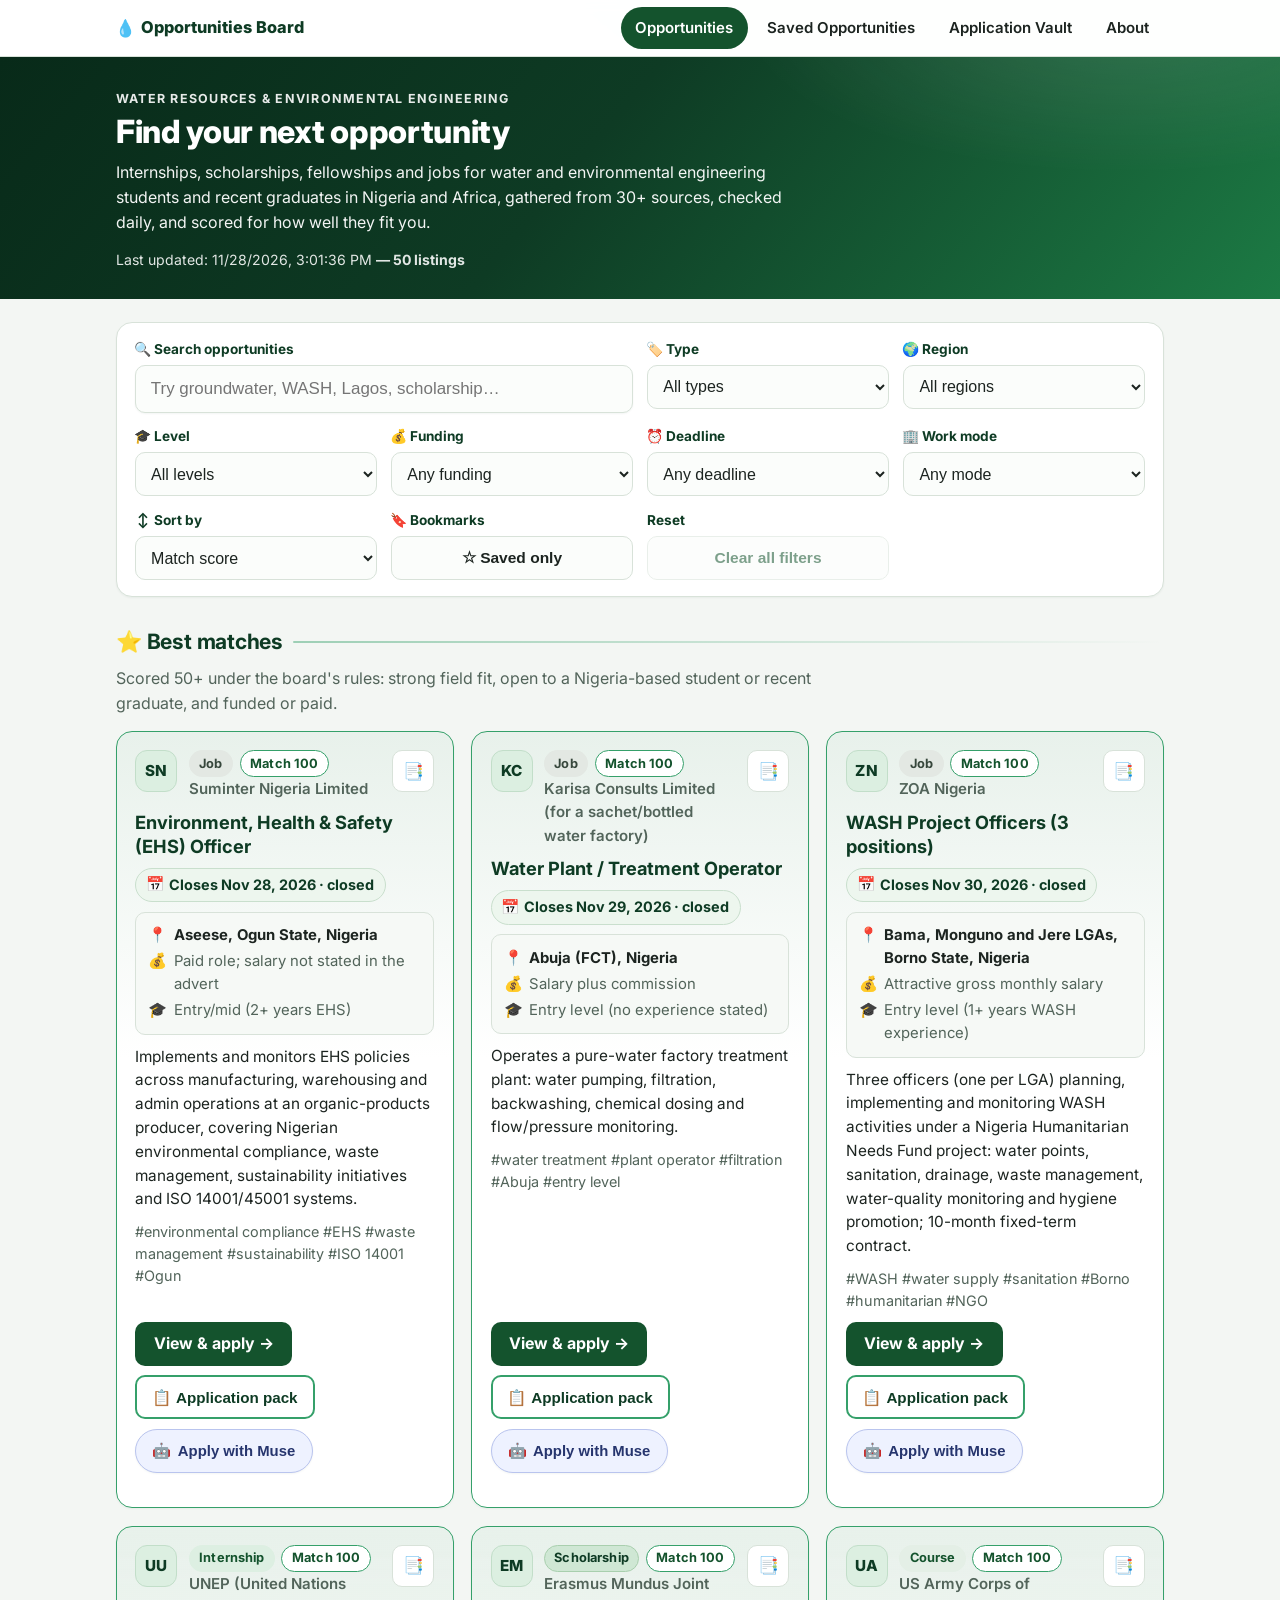
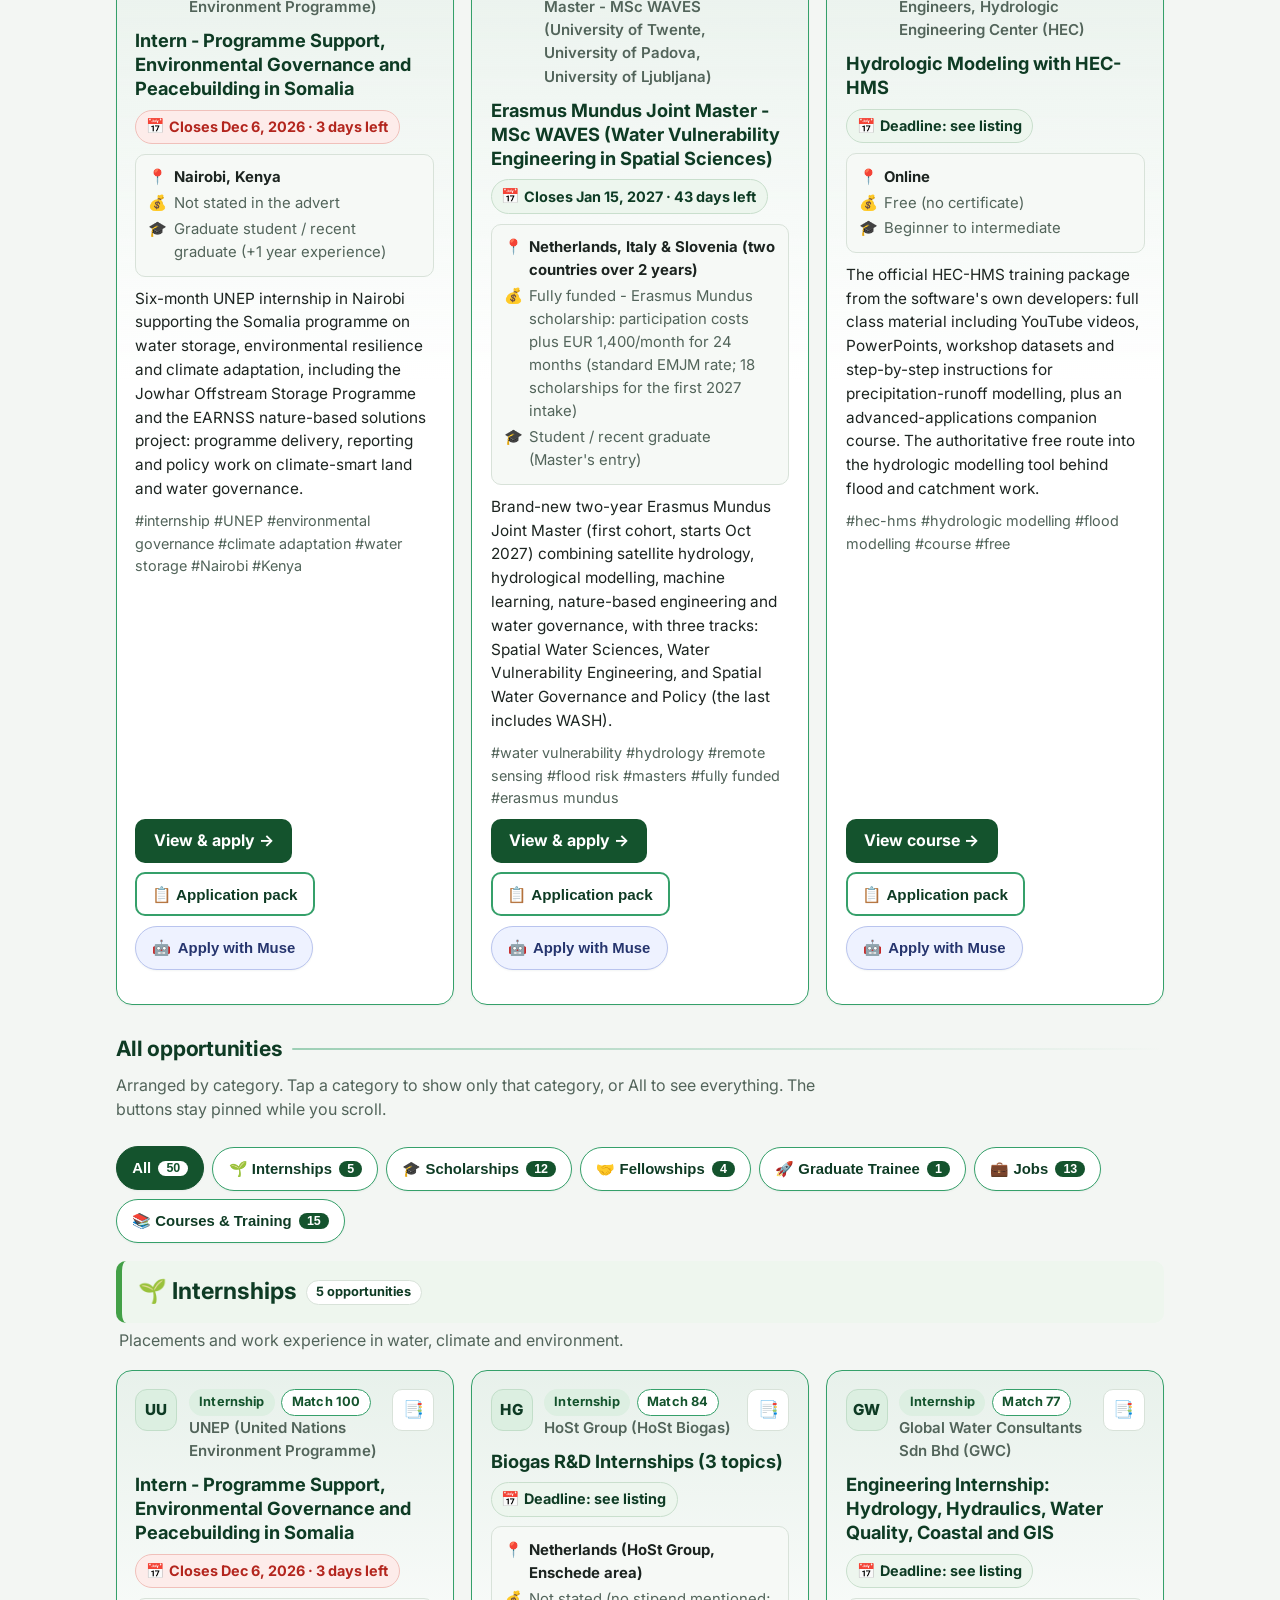
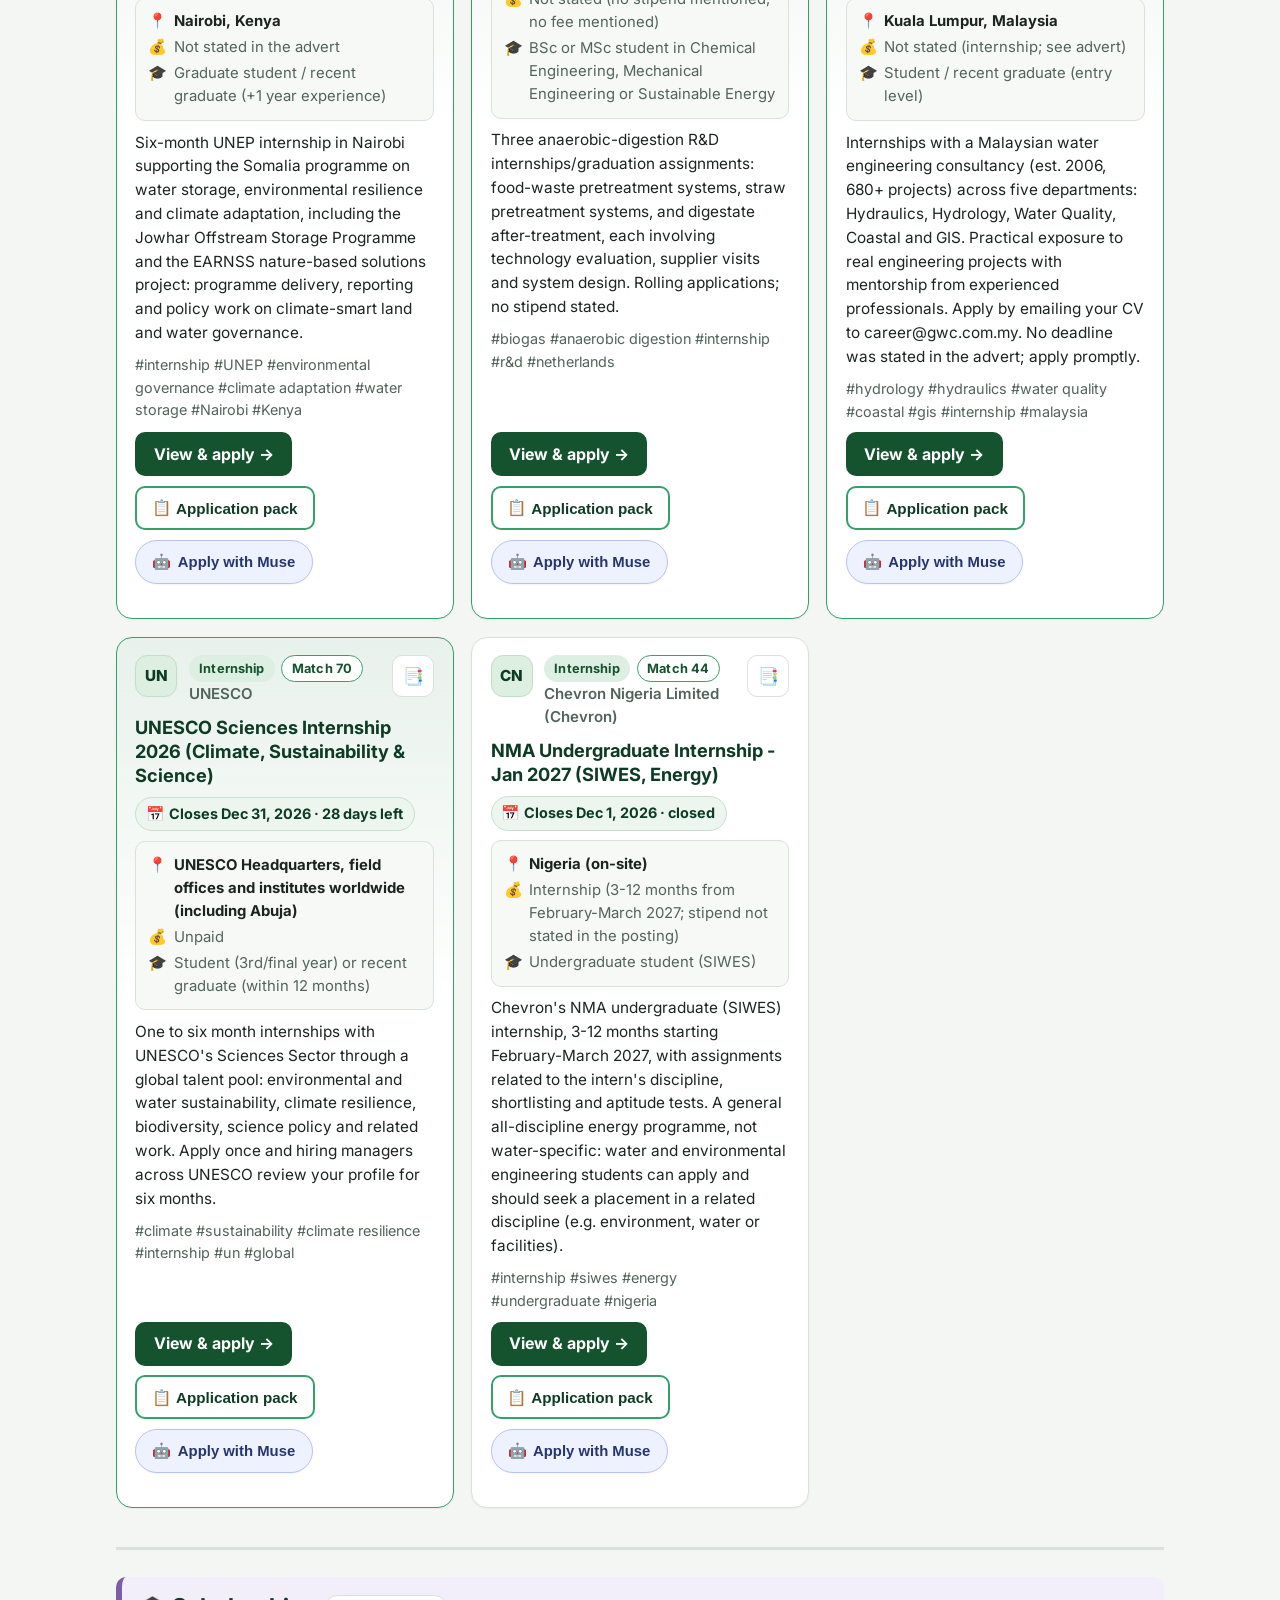
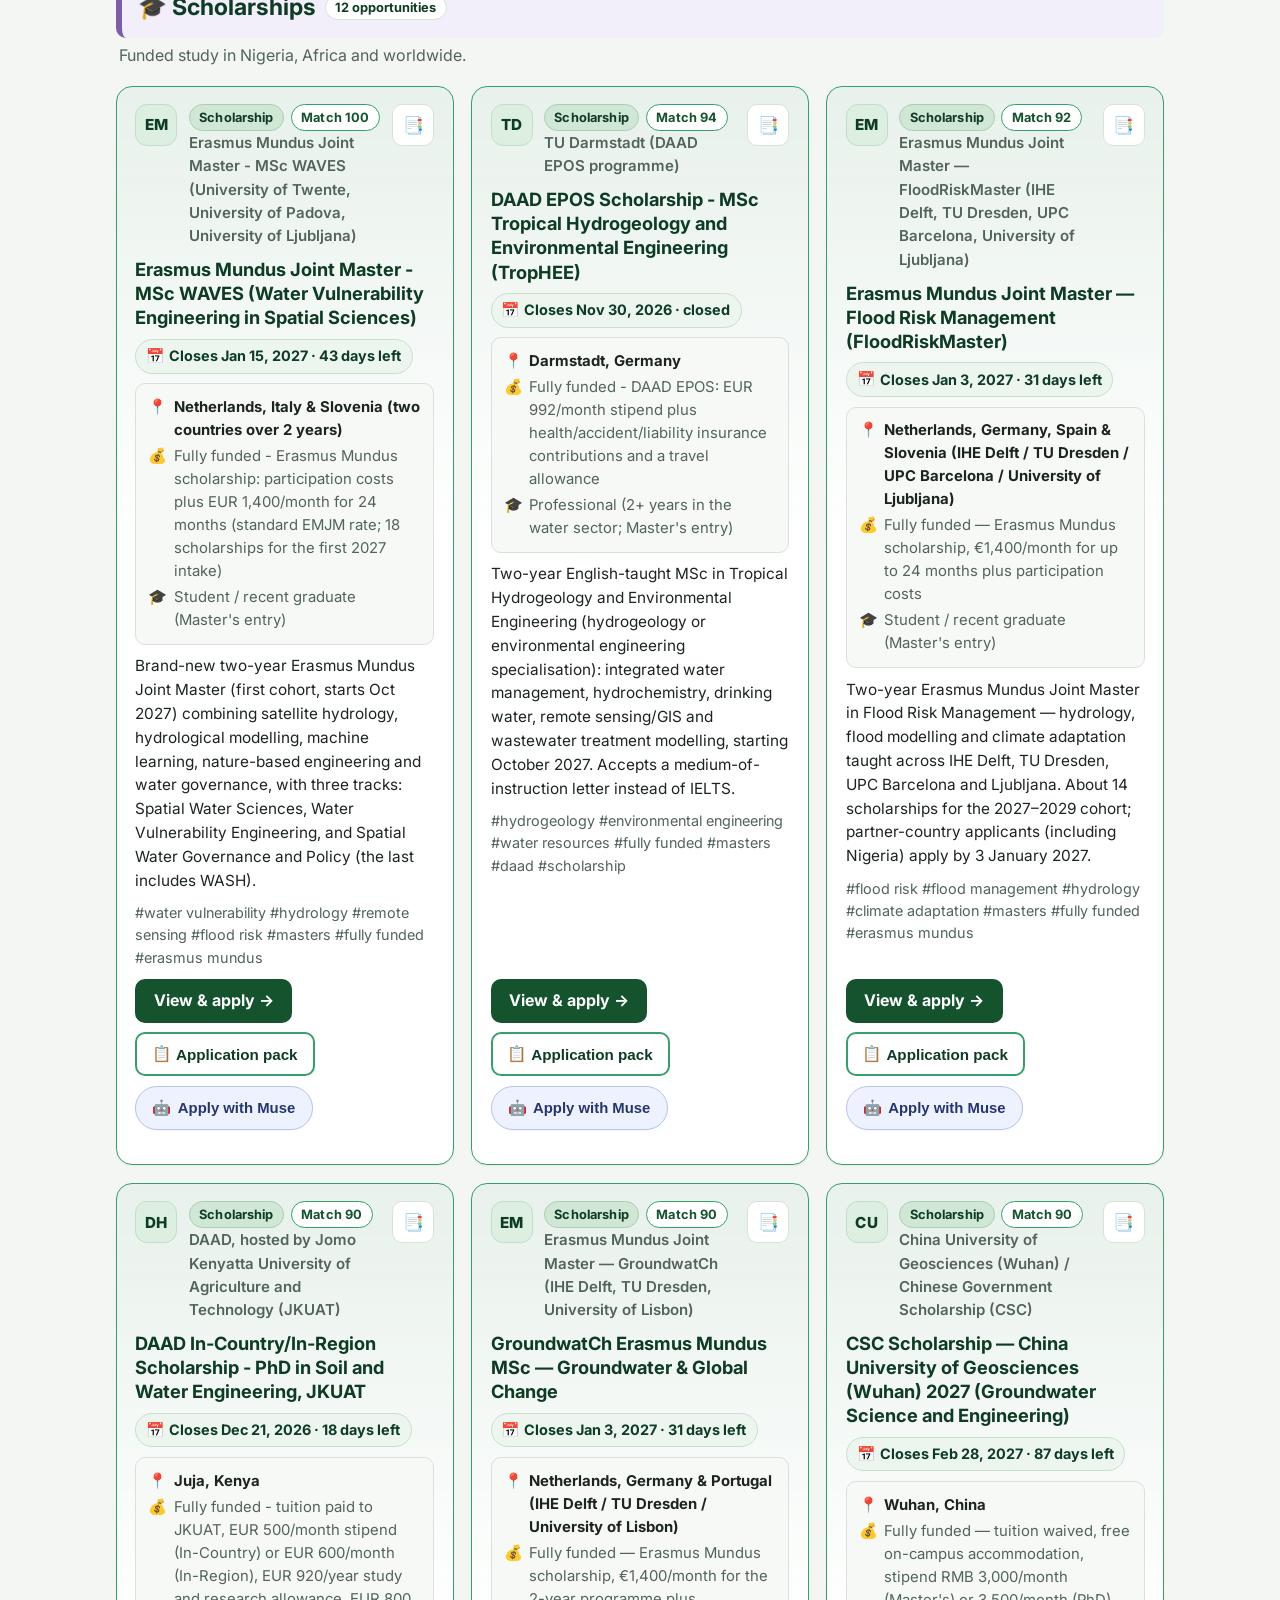
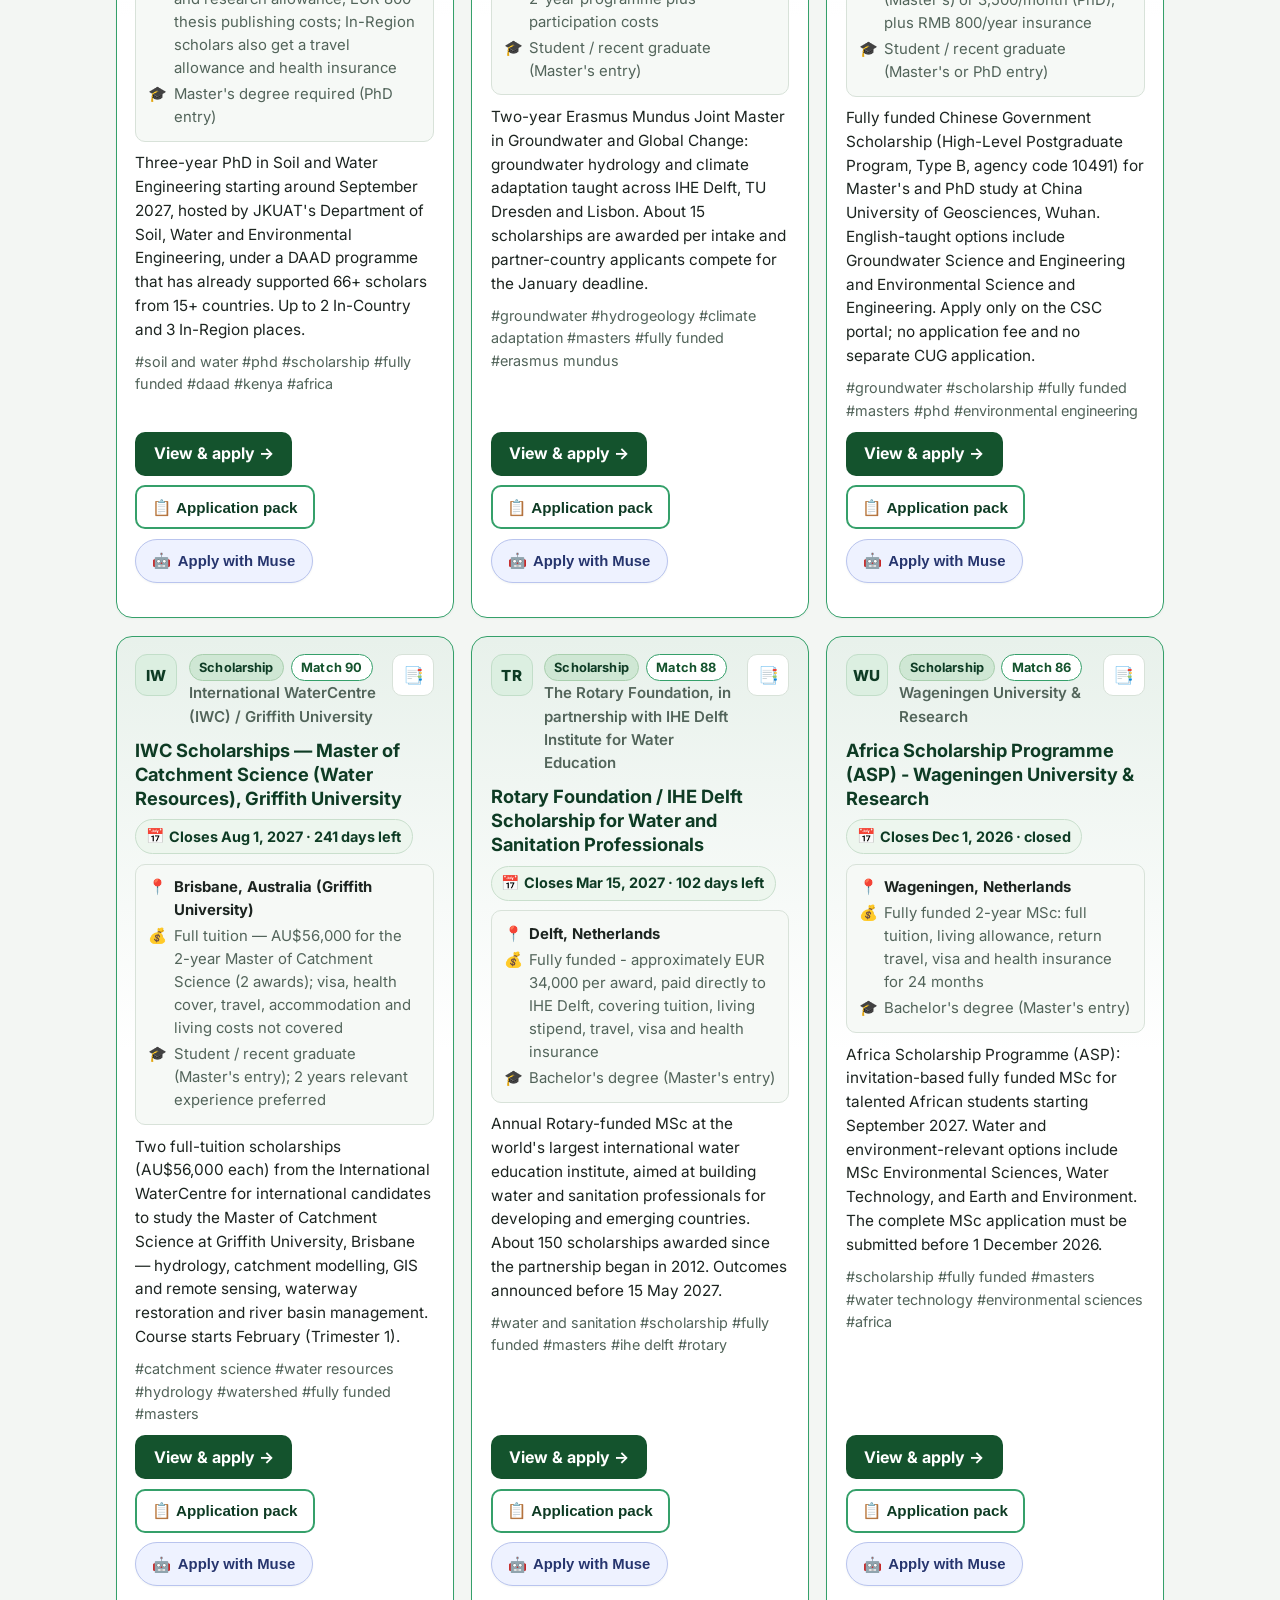
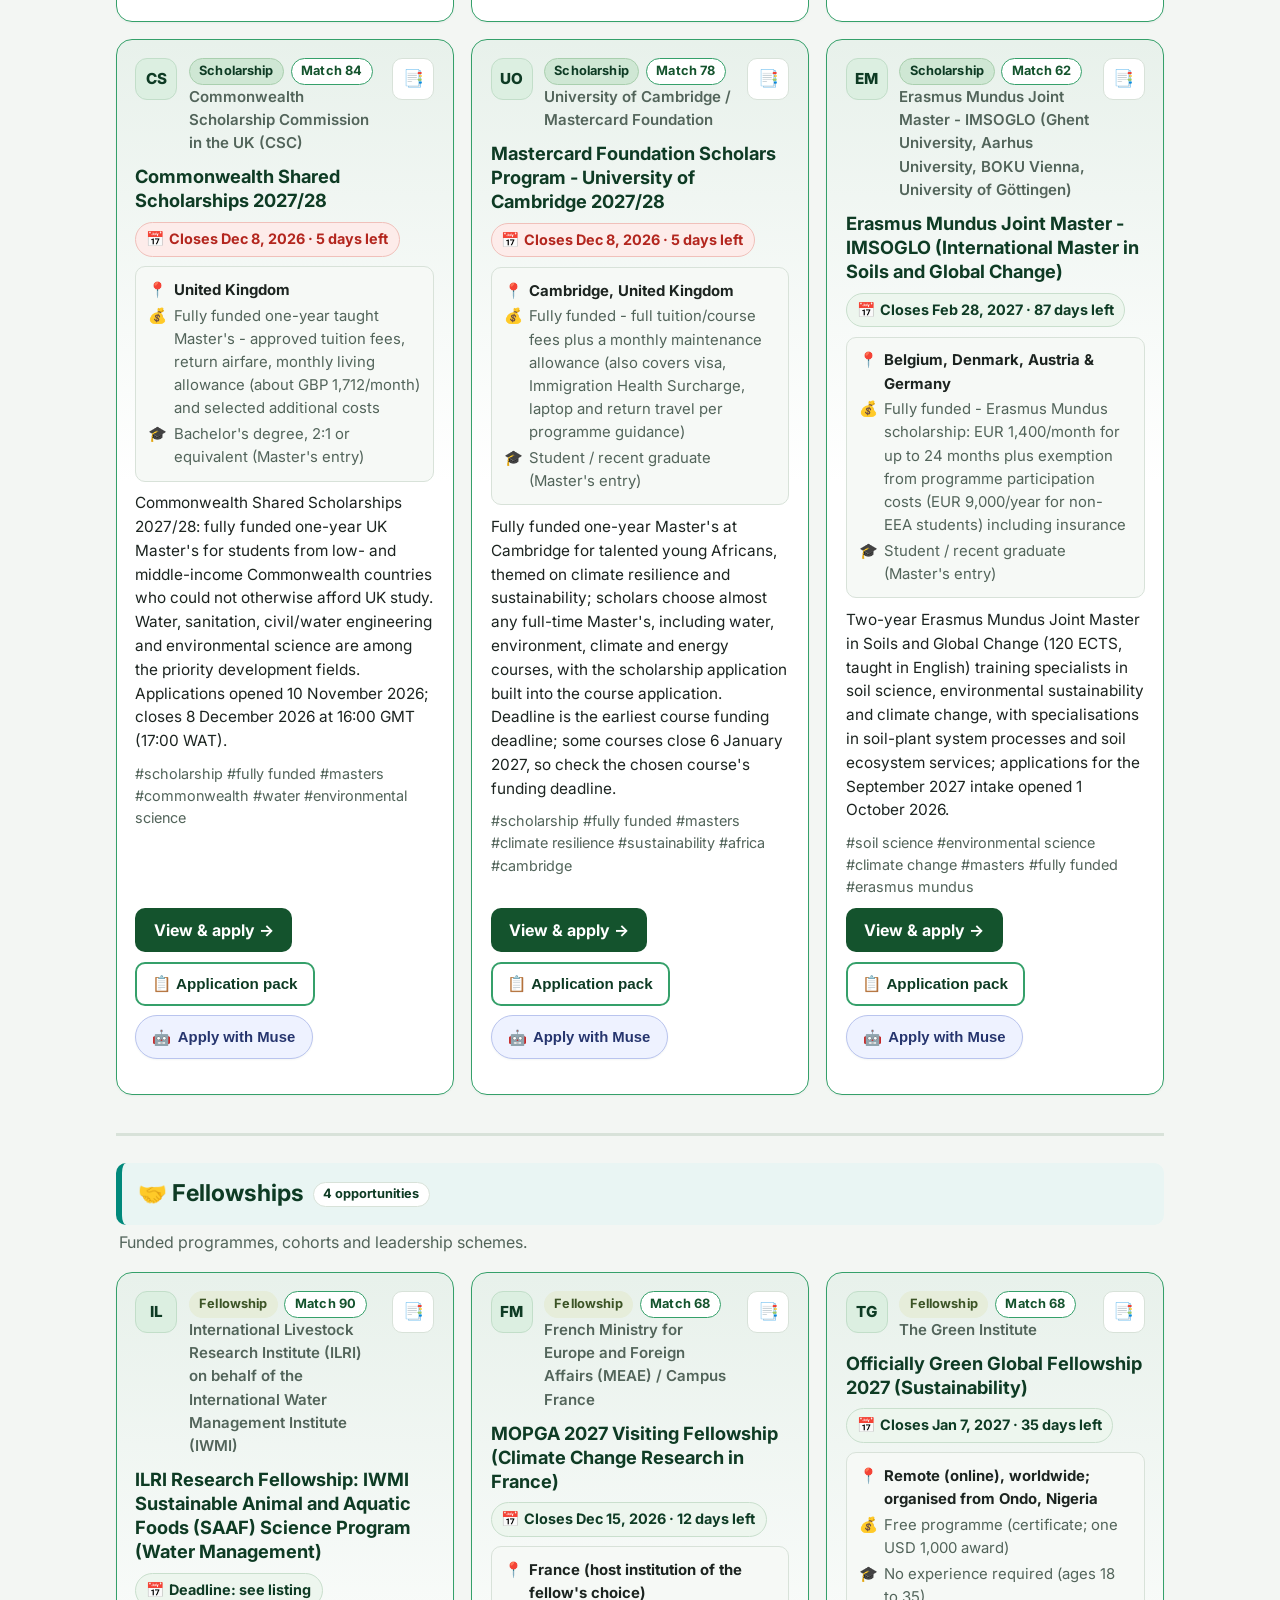
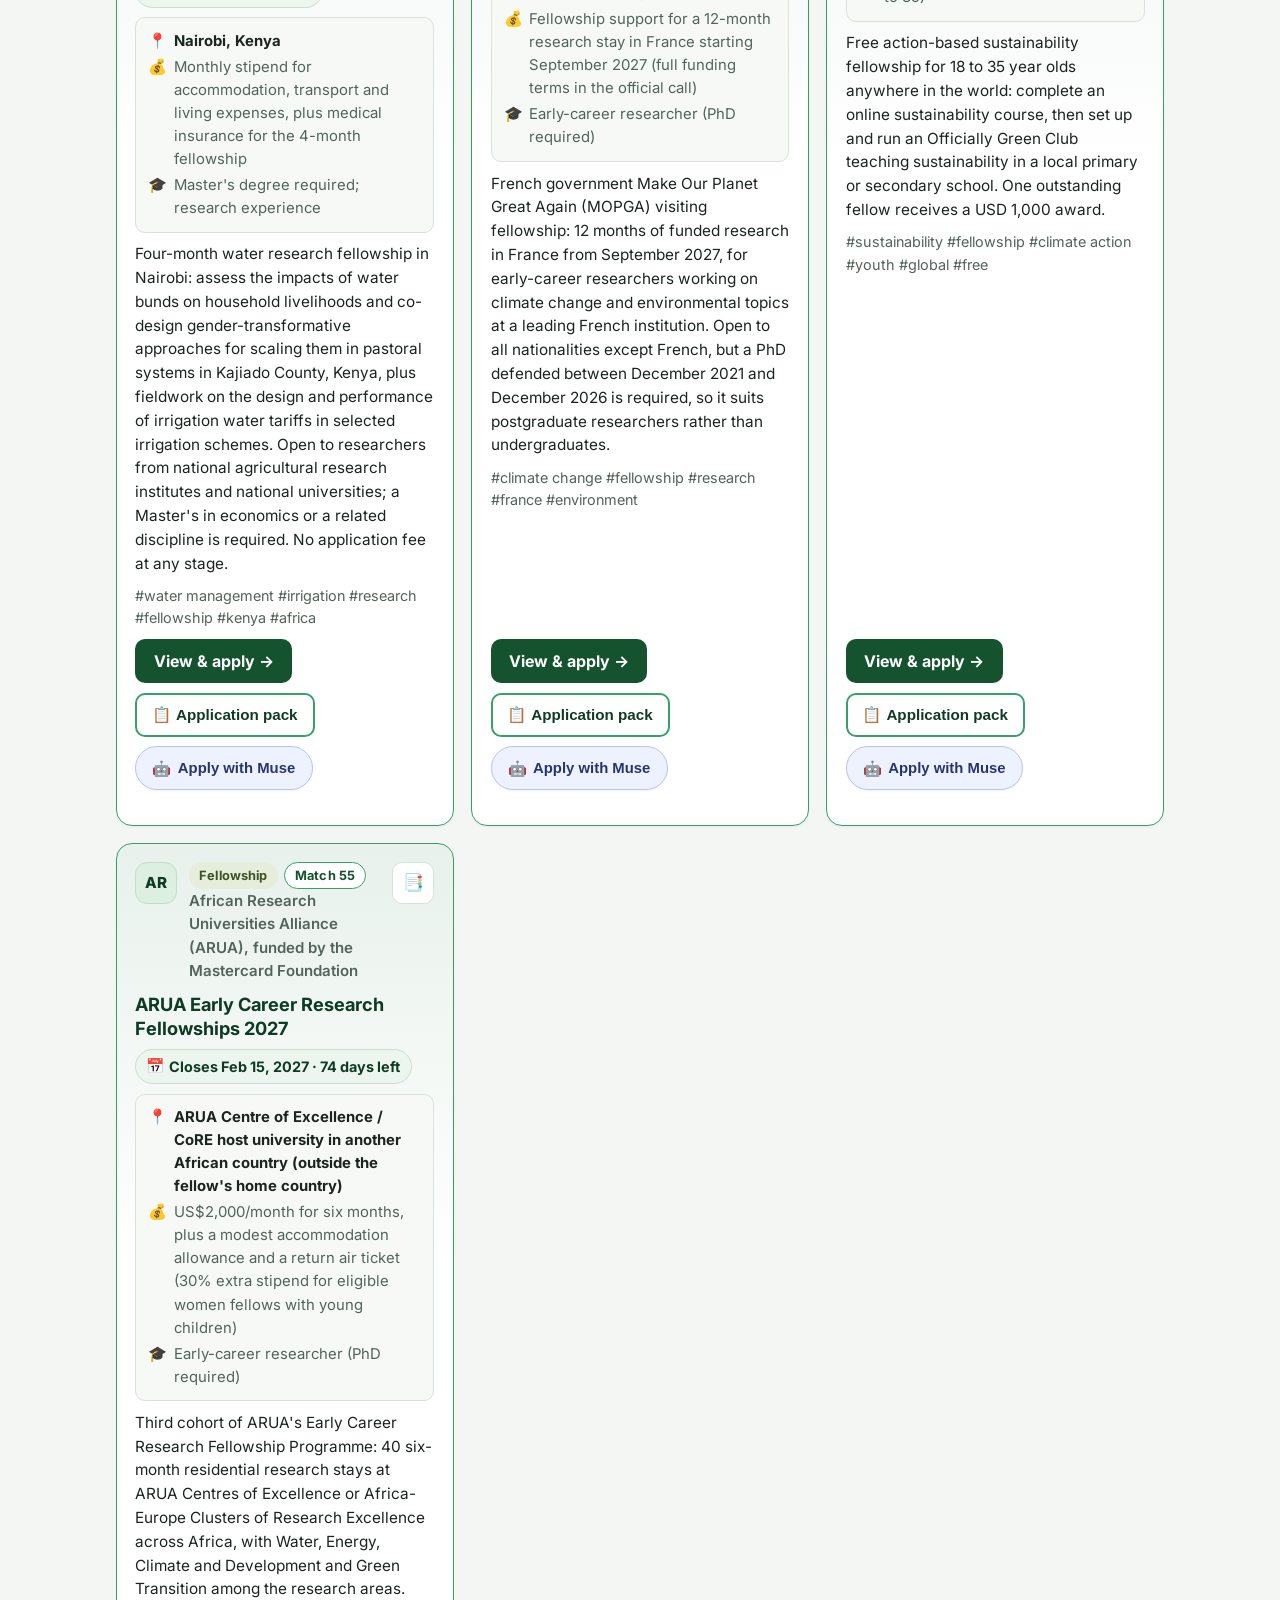
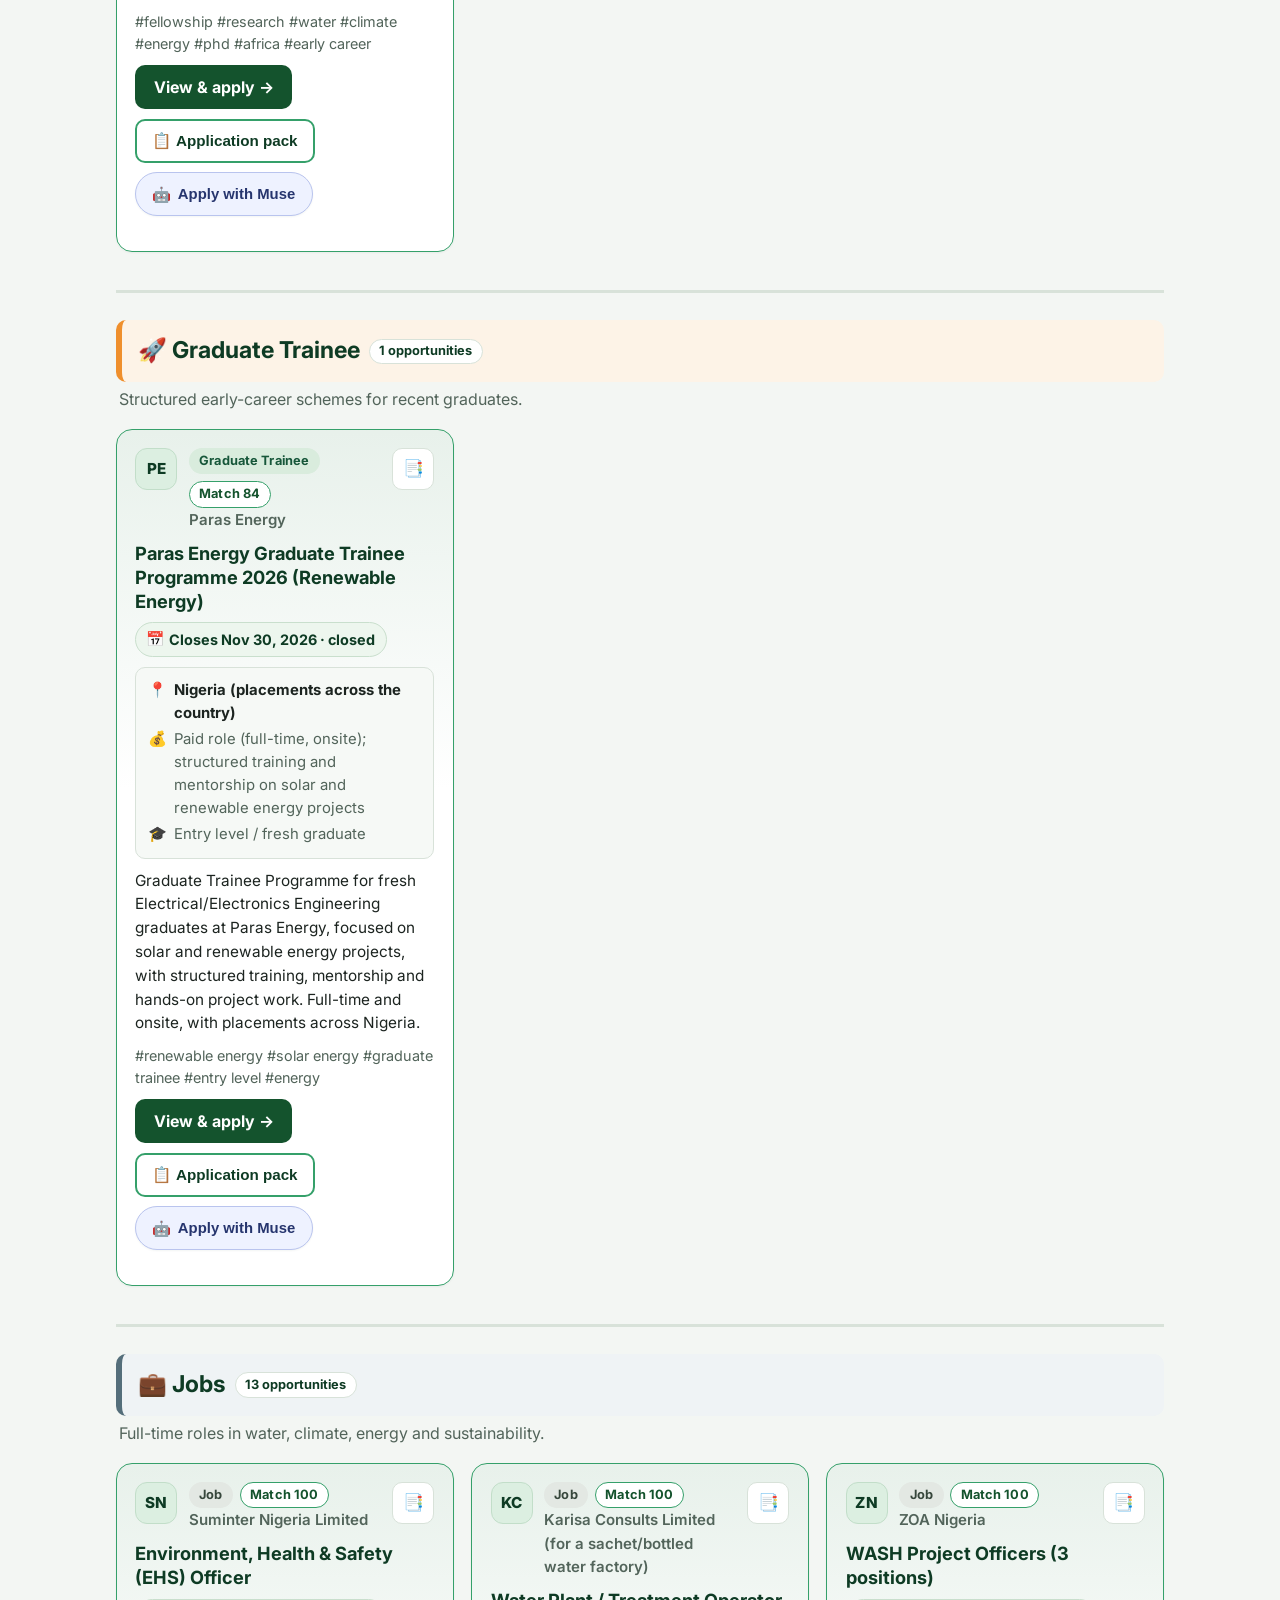
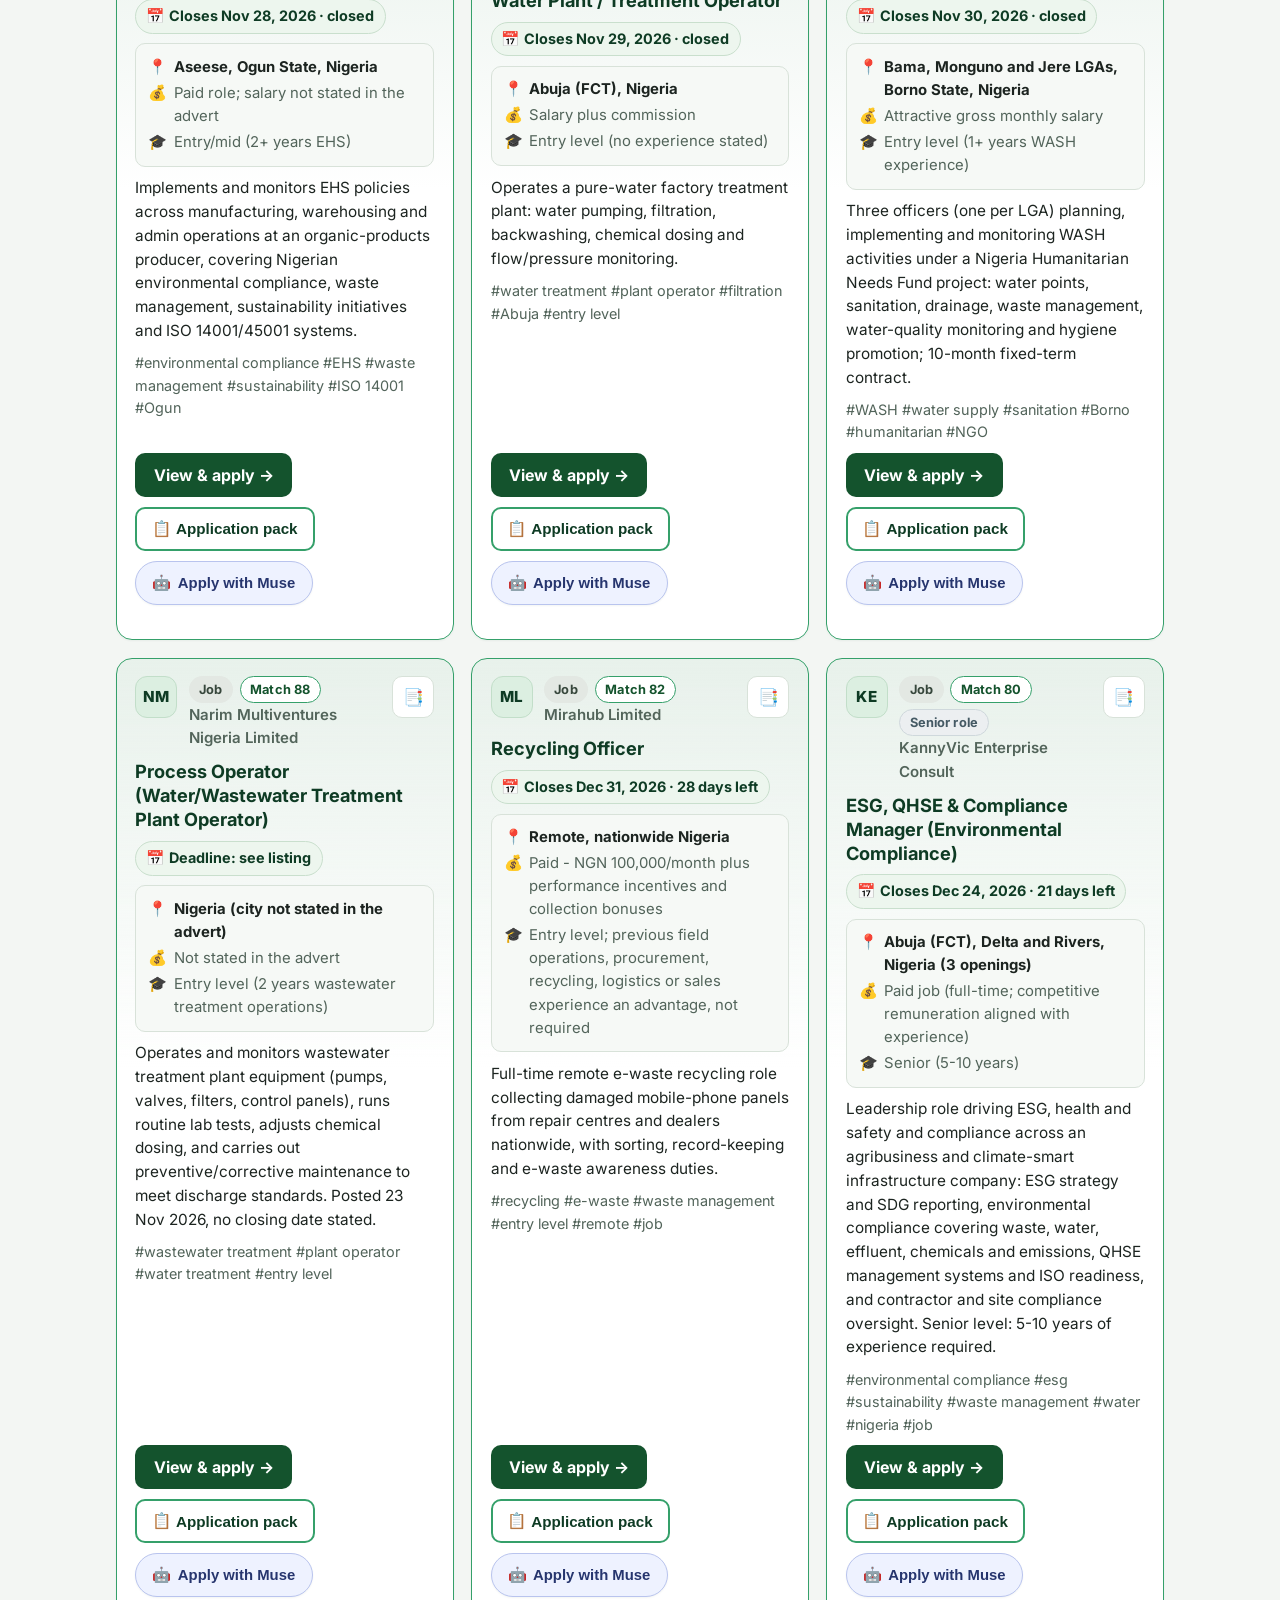
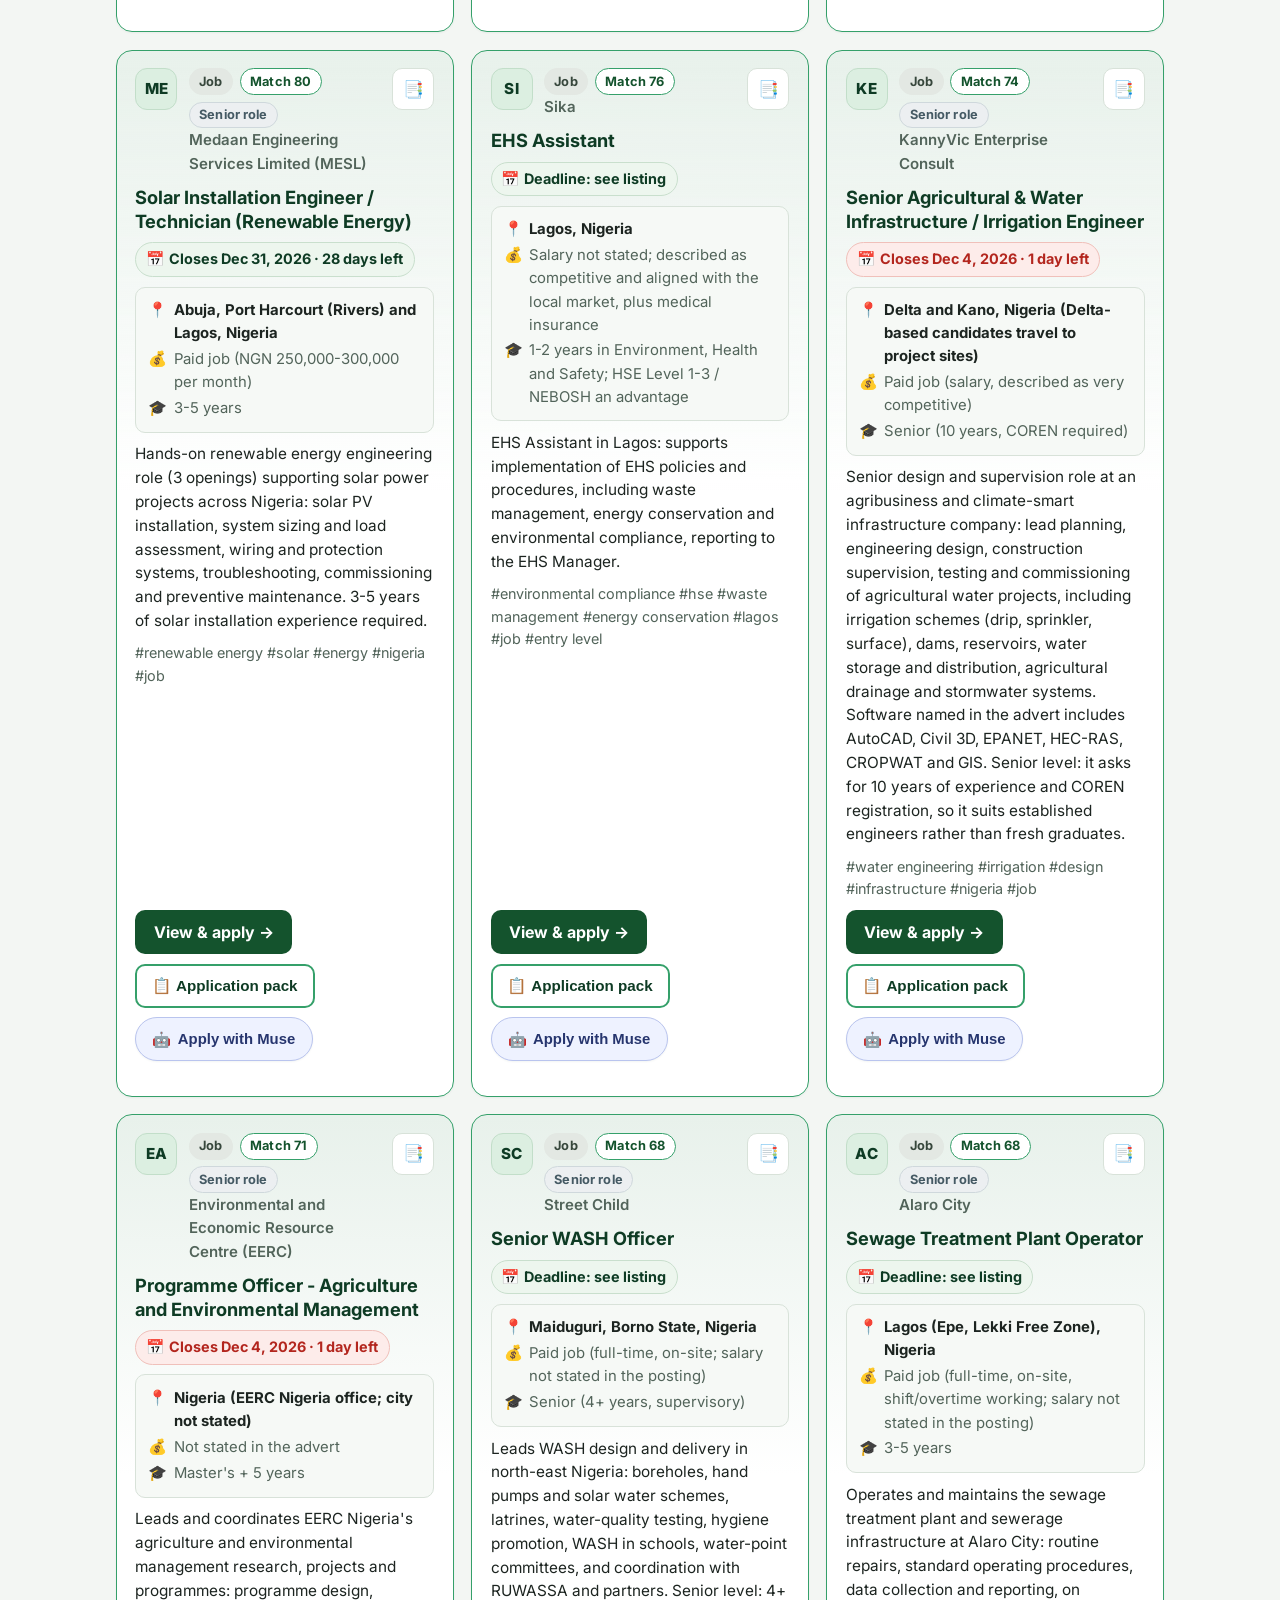
<file: index.html>
<!DOCTYPE html>
<html lang="en">
<head>
<meta charset="utf-8">
<meta name="viewport" content="width=device-width, initial-scale=1">
<title>Water &amp; Environmental Engineering Opportunities</title>
<meta name="description" content="Internships, scholarships, fellowships, graduate-trainee schemes and jobs for water resources and environmental engineering students in Nigeria and Africa.">
<link rel="preconnect" href="https://fonts.googleapis.com">
<link rel="preconnect" href="https://fonts.gstatic.com" crossorigin>
<link href="https://fonts.googleapis.com/css2?family=Inter:wght@400;600;700;800&display=swap" rel="stylesheet">
<link rel="stylesheet" href="styles.css?v=20261109e">
</head>
<body>
<a class="skip-link" href="#main">Skip to opportunities</a>

<nav class="topnav" aria-label="Main navigation">
  <div class="wrap nav-inner">
    <a class="brand" href="index.html"><span class="icon" aria-hidden="true">💧</span> Opportunities Board</a>
    <div class="nav-links">
      <a href="index.html" class="active" aria-current="page">Opportunities</a>
      <a href="vault.html#applications">Saved Opportunities</a>
      <a href="vault.html">Application Vault</a>
      <a href="#about">About</a>
    </div>
  </div>
</nav>

<header class="site-header">
  <div class="wrap">
    <p class="eyebrow">Water Resources &amp; Environmental Engineering</p>
    <h1>Find your next opportunity</h1>
    <p class="tagline">Internships, scholarships, fellowships and jobs for water and environmental
    engineering students and recent graduates in Nigeria and Africa, gathered from 30+ sources,
    checked daily, and scored for how well they fit you.</p>
    <p class="last-updated">Last updated: <span id="last-updated">loading…</span>
      <span id="listing-count" class="listing-count"></span></p>
  </div>
</header>

<main id="main" class="wrap">

  <section class="controls" id="controls" aria-label="Search and filter opportunities">
    <div class="control control-search">
      <label for="search"><span class="icon" aria-hidden="true">🔍</span> Search opportunities</label>
      <input id="search" type="search" placeholder="Try groundwater, WASH, Lagos, scholarship…"
             autocomplete="off">
    </div>
    <button type="button" id="filters-toggle" class="filters-toggle" aria-expanded="false" aria-controls="controls">
      <span class="icon" aria-hidden="true">⚙️</span> Filters <span id="filters-toggle-state">· show</span>
    </button>
    <div class="control optional">
      <label for="filter-type"><span class="icon" aria-hidden="true">🏷️</span> Type</label>
      <select id="filter-type">
        <option value="all">All types</option>
        <option value="internship">Internships</option>
        <option value="scholarship">Scholarships</option>
        <option value="fellowship">Fellowships</option>
        <option value="job">Jobs</option>
        <option value="graduate-trainee">Graduate Trainee</option>
        <option value="course">Courses</option>
      </select>
    </div>
    <div class="control optional">
      <label for="filter-region"><span class="icon" aria-hidden="true">🌍</span> Region</label>
      <select id="filter-region">
        <option value="all">All regions</option>
        <option value="Nigeria">Nigeria</option>
        <option value="Africa">Africa</option>
        <option value="Global">Global</option>
        <option value="Remote">Remote</option>
      </select>
    </div>
    <div class="control optional">
      <label for="filter-level"><span class="icon" aria-hidden="true">🎓</span> Level</label>
      <select id="filter-level">
        <option value="all">All levels</option>
        <option value="student">Student</option>
        <option value="graduate">Recent graduate</option>
        <option value="entry">Entry level</option>
        <option value="experienced">Experienced</option>
      </select>
    </div>
    <div class="control optional">
      <label for="filter-funding"><span class="icon" aria-hidden="true">💰</span> Funding</label>
      <select id="filter-funding">
        <option value="all">Any funding</option>
        <option value="funded">Funded or paid</option>
        <option value="unpaid">Unpaid or volunteer</option>
        <option value="other">See listing</option>
      </select>
    </div>
    <div class="control optional">
      <label for="filter-deadline"><span class="icon" aria-hidden="true">⏰</span> Deadline</label>
      <select id="filter-deadline">
        <option value="all">Any deadline</option>
        <option value="14">Closing in 14 days</option>
        <option value="30">Closing in 30 days</option>
        <option value="later">Later than 30 days</option>
      </select>
    </div>
    <div class="control optional">
      <label for="filter-mode"><span class="icon" aria-hidden="true">🏢</span> Work mode</label>
      <select id="filter-mode">
        <option value="all">Any mode</option>
        <option value="remote">Remote</option>
        <option value="onsite">On-site</option>
      </select>
    </div>
    <div class="control optional">
      <label for="sort"><span class="icon" aria-hidden="true">↕️</span> Sort by</label>
      <select id="sort">
        <option value="score">Match score</option>
        <option value="deadline">Deadline (soonest first)</option>
      </select>
    </div>
    <div class="control">
      <label for="filter-saved"><span class="icon" aria-hidden="true">🔖</span> Bookmarks</label>
      <button type="button" id="filter-saved" class="saved-toggle" aria-pressed="false">☆ Saved only</button>
    </div>
    <div class="control">
      <label for="clear-filters">Reset</label>
      <button type="button" id="clear-filters" class="clear-btn" disabled>Clear all filters</button>
    </div>
  </section>

  <section id="best-section" aria-labelledby="best-heading">
    <h2 id="best-heading">⭐ Best matches</h2>
    <p class="section-note">Scored 50+ under the board's rules: strong field fit, open to a
    Nigeria-based student or recent graduate, and funded or paid.</p>
    <div id="best-list" class="cards"></div>
  </section>

  <section aria-labelledby="all-heading">
    <h2 id="all-heading">All opportunities</h2>
    <p class="section-note">Arranged by category. Tap a category to show only that category, or All to see everything. The buttons stay pinned while you scroll.</p>
    <nav id="category-nav" class="category-nav" aria-label="Show a category"></nav>
    <div id="results" aria-live="polite"></div>
    <div id="empty-state" class="empty" hidden>
      <p class="empty-icon" aria-hidden="true">🔍</p>
      <p><strong>No opportunities match those filters.</strong></p>
      <p>Try a broader search term, or clear the filters to see everything again.
      New listings arrive with every daily update.</p>
      <button type="button" class="btn" id="empty-clear">Clear all filters</button>
    </div>
    <div id="load-error" class="empty" hidden>
      <p class="empty-icon" aria-hidden="true">⚠️</p>
      <p><strong>We could not load the listings.</strong></p>
      <p>Check your connection and try again. If the problem continues, the board's data file
      may be temporarily unavailable.</p>
      <button type="button" class="btn" id="error-retry">Try again</button>
    </div>
  </section>

  <section id="about" aria-labelledby="about-heading">
    <h2 id="about-heading">About this board</h2>
    <p class="section-note">This board tracks internships, scholarships, fellowships, graduate-trainee
    schemes, jobs and free courses in water resources, environmental engineering, climate, sustainability, energy
    and waste management. Every listing is scored under published rules for field fit, eligibility
    for Nigeria-based students and recent graduates, and funding. The board refreshes itself daily,
    and a manual sweep runs twice a week.</p>
    <p class="section-note">Save the listings you like with the bookmark button, track them under
    <a href="vault.html#applications">Saved Opportunities</a>, and use the
    <a href="vault.html">Application Vault</a> to keep your details, documents checklist and project
    story ready, so applying takes minutes instead of an evening of retyping.</p>
  </section>

</main>

<footer class="site-footer">
  <div class="wrap">
    <div class="footer-contact">
      <span><strong>Built and maintained by Iskeel Abdulmujeeb</strong>, water resources and environmental engineer.</span>
      <span>✉️ <a href="mailto:iskeelabdulmujeeb18@gmail.com">iskeelabdulmujeeb18@gmail.com</a></span>
      <span>💻 <a href="https://github.com/SHado1Sama" target="_blank" rel="noopener noreferrer">github.com/SHado1Sama</a></span>
    </div>
    <p><strong>Always check the original listing before applying</strong> — eligibility, deadlines
    and locations can change, and a match score is a ranking aid, not a guarantee.
    Legitimate employers and scholarship bodies never charge application fees.</p>
  </div>
</footer>

<div id="pack-modal" class="modal" hidden role="dialog" aria-modal="true" aria-labelledby="pack-title">
  <div class="modal-card">
    <button type="button" class="modal-close" id="pack-close" aria-label="Close application pack">✕</button>
    <h2 id="pack-title">Application pack</h2>
    <p id="pack-for" class="section-note"></p>
    <div id="pack-body"></div>
    <p class="section-note">Built on your device from your vault. Nothing here is sent anywhere,
    and nothing is submitted for you: open the listing, paste each block where it belongs,
    check everything, and submit it yourself.</p>
  </div>
</div>

<div id="muse-modal" class="modal" hidden role="dialog" aria-modal="true" aria-labelledby="muse-title">
  <div class="modal-card">
    <button type="button" class="modal-close" id="muse-close" aria-label="Close Apply with Muse">✕</button>
    <h2 id="muse-title">Apply with Muse 🤖</h2>
    <p id="muse-for" class="section-note"></p>
    <div id="muse-body"></div>
  </div>
</div>

<script src="app.js?v=20261109e"></script>
</body>
</html>
</file>
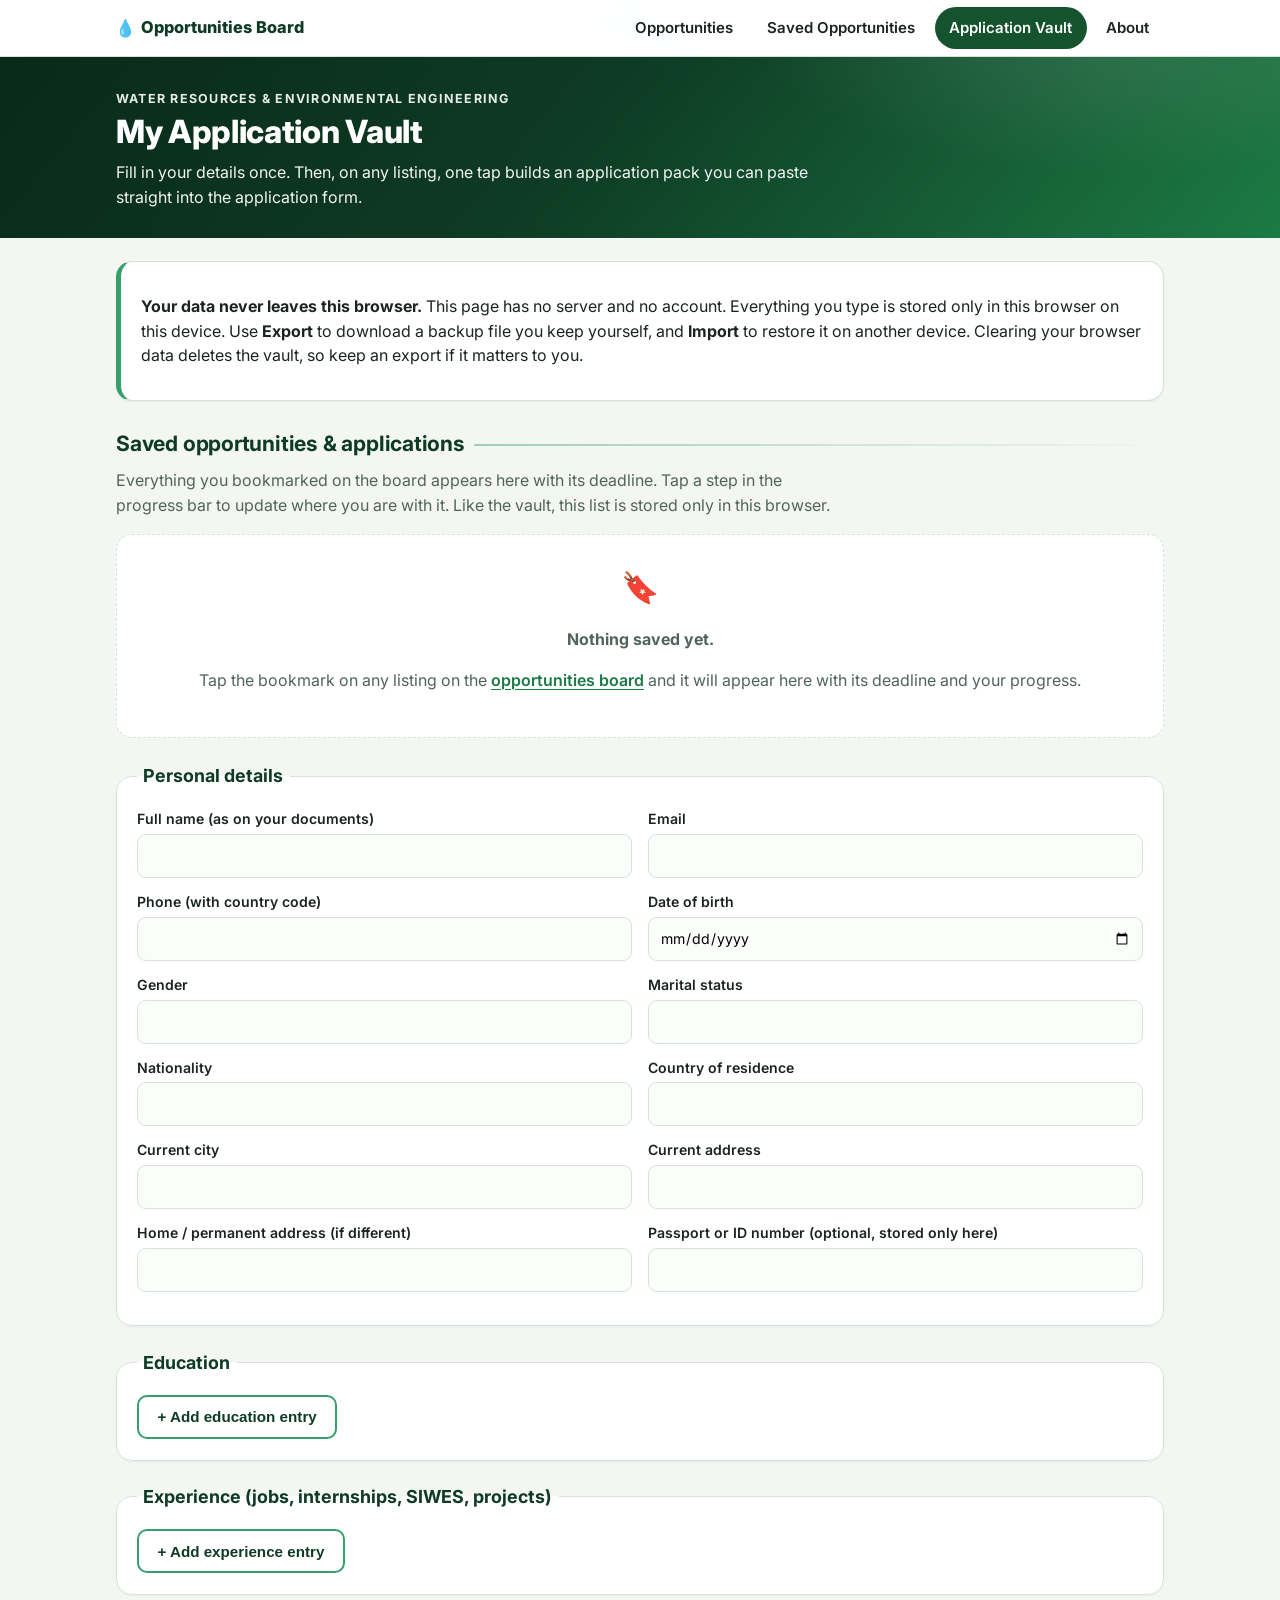
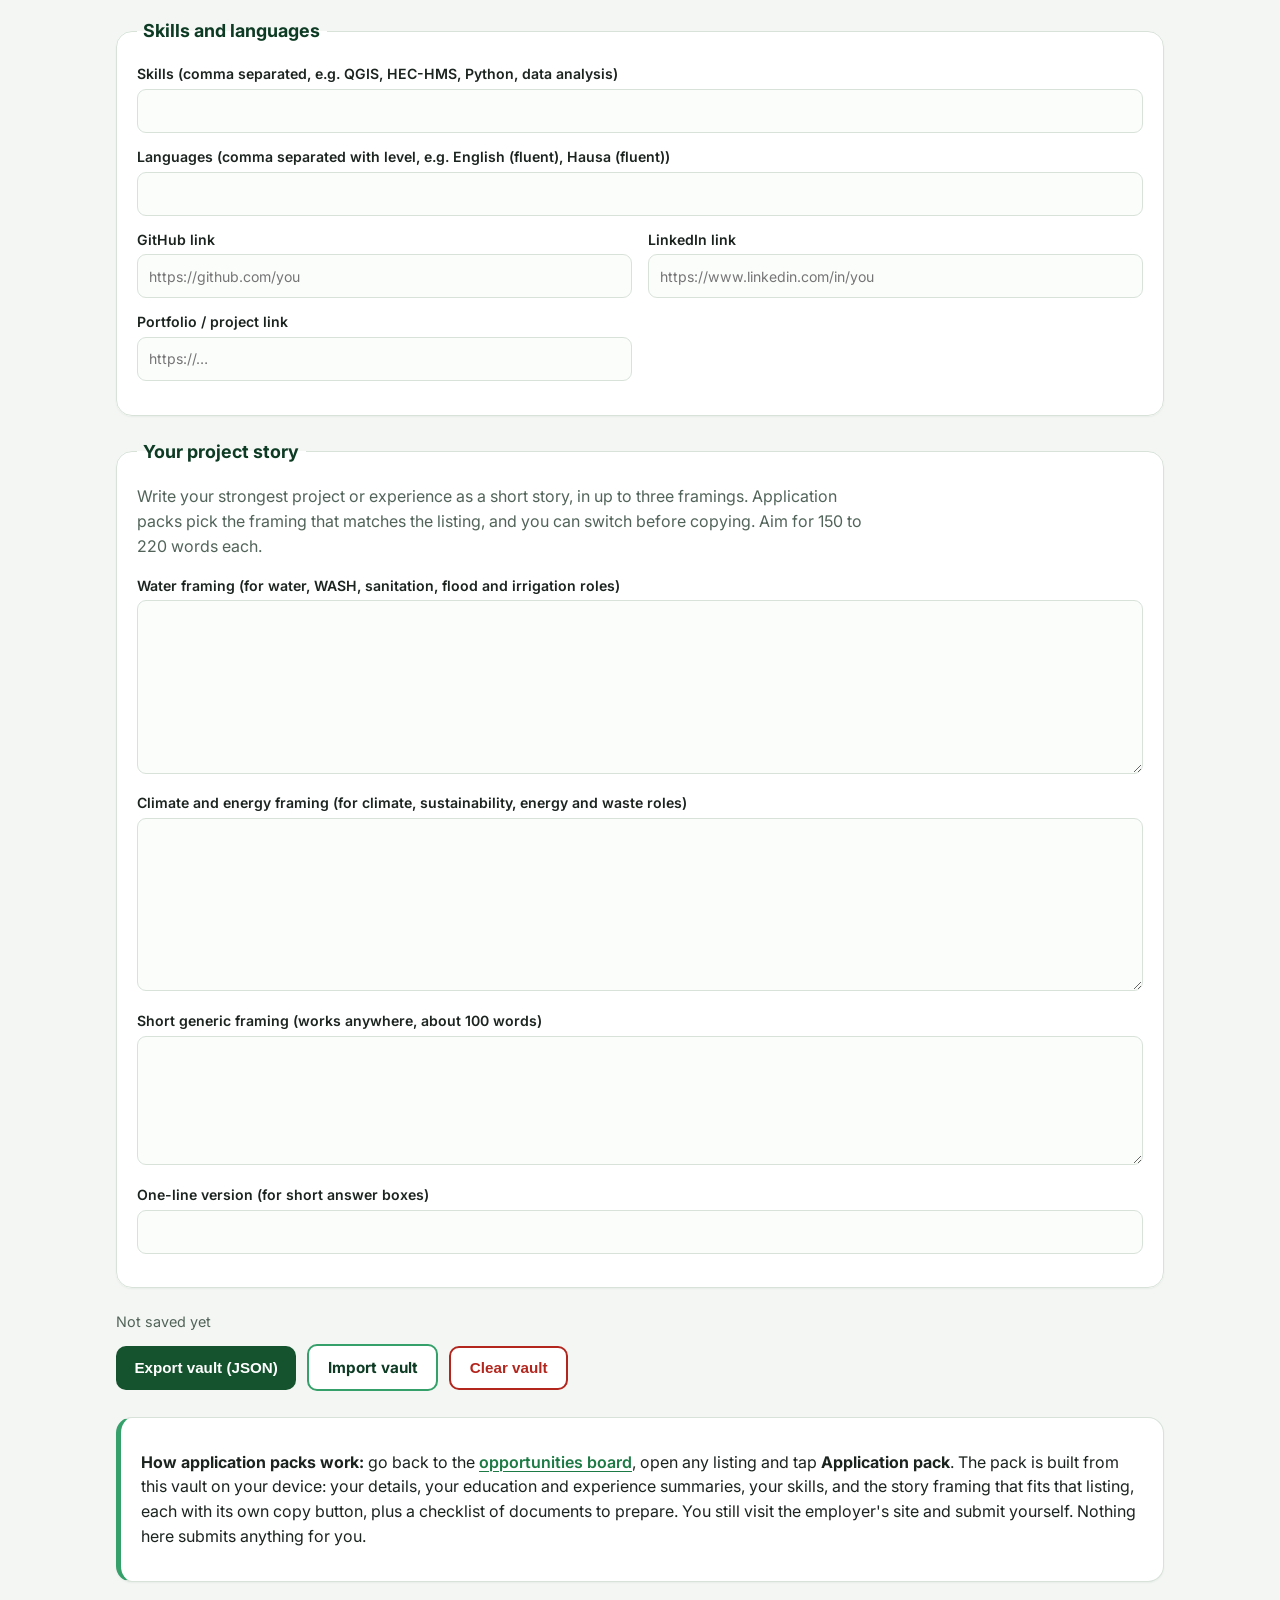
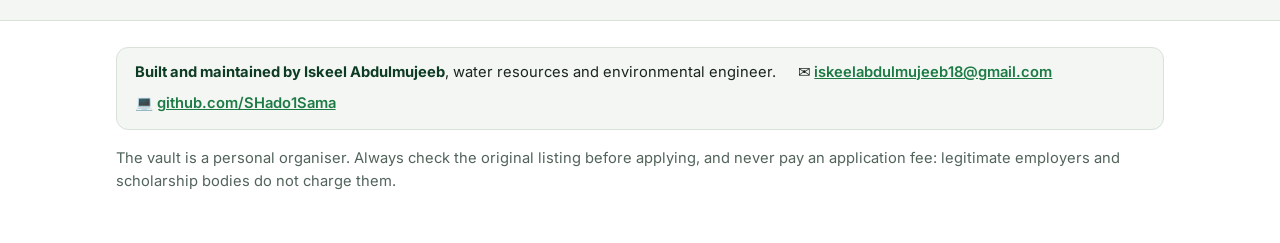
<file: vault.html>
<!DOCTYPE html>
<html lang="en">
<head>
<meta charset="utf-8">
<meta name="viewport" content="width=device-width, initial-scale=1">
<title>My Application Vault · Water &amp; Environmental Engineering Opportunities</title>
<meta name="description" content="Build your own application vault: save your details, education, experience and project story once, then generate a ready-to-paste application pack for any listing. Everything stays in your browser.">
<link rel="preconnect" href="https://fonts.googleapis.com">
<link rel="preconnect" href="https://fonts.gstatic.com" crossorigin>
<link href="https://fonts.googleapis.com/css2?family=Inter:wght@400;600;700;800&display=swap" rel="stylesheet">
<link rel="stylesheet" href="styles.css?v=20261109e">
</head>
<body>
<a class="skip-link" href="#main">Skip to the vault form</a>

<nav class="topnav" aria-label="Main navigation">
  <div class="wrap nav-inner">
    <a class="brand" href="index.html"><span class="icon" aria-hidden="true">💧</span> Opportunities Board</a>
    <div class="nav-links">
      <a href="index.html">Opportunities</a>
      <a href="vault.html#applications">Saved Opportunities</a>
      <a href="vault.html" class="active" aria-current="page">Application Vault</a>
      <a href="index.html#about">About</a>
    </div>
  </div>
</nav>

<header class="site-header">
  <div class="wrap">
    <p class="eyebrow">Water Resources &amp; Environmental Engineering</p>
    <h1>My Application Vault</h1>
    <p class="tagline">Fill in your details once. Then, on any listing, one tap builds an
    application pack you can paste straight into the application form.</p>
  </div>
</header>

<main id="main" class="wrap">

  <section class="privacy-note" aria-label="Privacy">
    <p><strong>Your data never leaves this browser.</strong> This page has no server and no
    account. Everything you type is stored only in this browser on this device. Use
    <strong>Export</strong> to download a backup file you keep yourself, and
    <strong>Import</strong> to restore it on another device. Clearing your browser data
    deletes the vault, so keep an export if it matters to you.</p>
  </section>

  <section id="applications" class="tracker" aria-labelledby="tracker-heading">
    <h2 id="tracker-heading">Saved opportunities &amp; applications</h2>
    <p class="section-note">Everything you bookmarked on the board appears here with its deadline.
    Tap a step in the progress bar to update where you are with it. Like the vault, this list is
    stored only in this browser.</p>
    <div id="tracker-list"><p class="section-note">Loading your saved opportunities…</p></div>
  </section>

  <form id="vault-form" autocomplete="off">

    <fieldset class="vault-block">
      <legend>Personal details</legend>
      <div class="grid2">
        <label>Full name (as on your documents)
          <input type="text" id="p-full_name"></label>
        <label>Email
          <input type="email" id="p-email"></label>
        <label>Phone (with country code)
          <input type="text" id="p-phone"></label>
        <label>Date of birth
          <input type="date" id="p-date_of_birth"></label>
        <label>Gender
          <input type="text" id="p-gender"></label>
        <label>Marital status
          <input type="text" id="p-marital_status"></label>
        <label>Nationality
          <input type="text" id="p-nationality"></label>
        <label>Country of residence
          <input type="text" id="p-country_of_residence"></label>
        <label>Current city
          <input type="text" id="p-current_city"></label>
        <label>Current address
          <input type="text" id="p-current_address"></label>
        <label>Home / permanent address (if different)
          <input type="text" id="p-home_address"></label>
        <label>Passport or ID number (optional, stored only here)
          <input type="text" id="p-passport_or_id"></label>
      </div>
    </fieldset>

    <fieldset class="vault-block">
      <legend>Education</legend>
      <div id="education-list"></div>
      <button type="button" class="btn secondary" id="add-education">+ Add education entry</button>
    </fieldset>

    <fieldset class="vault-block">
      <legend>Experience (jobs, internships, SIWES, projects)</legend>
      <div id="experience-list"></div>
      <button type="button" class="btn secondary" id="add-experience">+ Add experience entry</button>
    </fieldset>

    <fieldset class="vault-block">
      <legend>Skills and languages</legend>
      <label>Skills (comma separated, e.g. QGIS, HEC-HMS, Python, data analysis)
        <input type="text" id="skills"></label>
      <label>Languages (comma separated with level, e.g. English (fluent), Hausa (fluent))
        <input type="text" id="languages"></label>
      <div class="grid2">
        <label>GitHub link
          <input type="url" id="link-github" placeholder="https://github.com/you"></label>
        <label>LinkedIn link
          <input type="url" id="link-linkedin" placeholder="https://www.linkedin.com/in/you"></label>
        <label>Portfolio / project link
          <input type="url" id="link-portfolio" placeholder="https://…"></label>
      </div>
    </fieldset>

    <fieldset class="vault-block">
      <legend>Your project story</legend>
      <p class="section-note">Write your strongest project or experience as a short story,
      in up to three framings. Application packs pick the framing that matches the listing,
      and you can switch before copying. Aim for 150 to 220 words each.</p>
      <label>Water framing (for water, WASH, sanitation, flood and irrigation roles)
        <textarea id="story-water" rows="7"></textarea></label>
      <label>Climate and energy framing (for climate, sustainability, energy and waste roles)
        <textarea id="story-climate" rows="7"></textarea></label>
      <label>Short generic framing (works anywhere, about 100 words)
        <textarea id="story-generic" rows="5"></textarea></label>
      <label>One-line version (for short answer boxes)
        <input type="text" id="story-one_liner"></label>
    </fieldset>

    <div class="vault-actions">
      <p id="save-state" class="save-state" role="status">Not saved yet</p>
      <button type="button" class="btn" id="export-btn">Export vault (JSON)</button>
      <label class="btn secondary file-btn">Import vault
        <input type="file" id="import-file" accept="application/json,.json" hidden>
      </label>
      <button type="button" class="btn danger" id="clear-btn">Clear vault</button>
    </div>

  </form>

  <section class="privacy-note" aria-label="How packs work">
    <p><strong>How application packs work:</strong> go back to the
    <a href="index.html">opportunities board</a>, open any listing and tap
    <strong>Application pack</strong>. The pack is built from this vault on your device:
    your details, your education and experience summaries, your skills, and the story
    framing that fits that listing, each with its own copy button, plus a checklist of
    documents to prepare. You still visit the employer's site and submit yourself.
    Nothing here submits anything for you.</p>
  </section>

</main>

<footer class="site-footer">
  <div class="wrap">
    <div class="footer-contact">
      <span><strong>Built and maintained by Iskeel Abdulmujeeb</strong>, water resources and environmental engineer.</span>
      <span>✉️ <a href="mailto:iskeelabdulmujeeb18@gmail.com">iskeelabdulmujeeb18@gmail.com</a></span>
      <span>💻 <a href="https://github.com/SHado1Sama" target="_blank" rel="noopener noreferrer">github.com/SHado1Sama</a></span>
    </div>
    <p>The vault is a personal organiser. Always check the original listing before applying,
    and never pay an application fee: legitimate employers and scholarship bodies do not charge them.</p>
  </div>
</footer>

<script src="vault.js?v=20261109e"></script>
</body>
</html>
</file>
<file: styles.css>
:root {
  /* Forest green palette: forest green, white, light grey, muted green */
  --deep: #0e3b24;
  --deep-2: #082a19;
  --blue: #1c7a44;        /* primary green (variable name kept from v1) */
  --teal: #35a06a;        /* mid green accent */
  --teal-dark: #14532d;   /* forest green */
  --bg: #f3f6f3;
  --card: #ffffff;
  --ink: #1c2420;
  --muted: #52645a;
  --line: #d8e2d9;
  --amber: #b7791f;
  --red: #b3261e;
  --radius: 16px;
  --radius-sm: 10px;
  --shadow-sm: 0 1px 2px rgba(14, 59, 36, .05);
  --shadow-lg: 0 4px 10px rgba(14, 59, 36, .07), 0 14px 28px rgba(14, 59, 36, .09);
  --ease: cubic-bezier(.2, .7, .3, 1);
}

* { box-sizing: border-box; }

html { scroll-behavior: smooth; }

html, body { overflow-x: clip; }

body {
  margin: 0;
  font-family: "Inter", system-ui, -apple-system, "Segoe UI", Roboto, Helvetica, Arial, sans-serif;
  background:
    radial-gradient(1100px 480px at 85% -80px, rgba(53, 160, 106, .10), transparent 60%),
    var(--bg);
  color: var(--ink);
  font-size: 16px;
  line-height: 1.55;
  -webkit-font-smoothing: antialiased;
}

::selection { background: rgba(53, 160, 106, .28); }

.wrap { max-width: 1080px; margin: 0 auto; padding: 0 1rem; }

.skip-link {
  position: absolute; left: -999px; top: 0;
  background: var(--deep); color: #fff; padding: .5rem 1rem; z-index: 60;
}
.skip-link:focus { left: 0; }

a { color: var(--blue); transition: color .15s var(--ease); }
a:hover { color: var(--teal-dark); }
p a, li a, .privacy-note a, .section-note a {
  text-decoration: underline; text-underline-offset: 3px; text-decoration-thickness: 1px;
  font-weight: 600;
}
p a:hover, li a:hover { text-decoration-thickness: 2px; }
a:focus-visible, button:focus-visible, input:focus-visible, select:focus-visible, textarea:focus-visible {
  outline: 3px solid var(--teal); outline-offset: 2px;
}

.icon {
  display: inline-flex; align-items: center; justify-content: center;
  font-size: 1.02em; line-height: 1; width: 1.15em; flex: none;
}

button { transition: background .15s var(--ease), color .15s var(--ease),
  border-color .15s var(--ease), transform .12s var(--ease),
  box-shadow .15s var(--ease), filter .15s var(--ease); }
button:active { transform: translateY(0) scale(.98); }
button:disabled, .btn:disabled {
  opacity: .55; cursor: not-allowed; transform: none !important;
  box-shadow: none !important; filter: none !important;
}

/* Top navigation */
.topnav {
  position: sticky; top: 0; z-index: 40;
  background: rgba(255, 255, 255, .94); backdrop-filter: blur(6px);
  border-bottom: 1px solid var(--line);
}
.nav-inner { display: flex; align-items: center; gap: 1rem; padding-top: .45rem; padding-bottom: .45rem; }
.brand {
  font-weight: 800; color: var(--deep); text-decoration: none; font-size: 1.02rem;
  display: inline-flex; align-items: center; gap: .35rem; white-space: nowrap;
}
.brand:hover { color: var(--teal-dark); }
.nav-links { margin-left: auto; display: flex; gap: .3rem; flex-wrap: wrap; }
.nav-links a {
  color: var(--ink); text-decoration: none; font-weight: 600; font-size: .94rem;
  padding: .5rem .85rem; border-radius: 999px; border: 1px solid transparent;
}
.nav-links a:hover { background: #edf4ee; color: var(--deep); }
.nav-links a.active { background: var(--teal-dark); color: #fff; }

/* Header */
.site-header {
  background:
    radial-gradient(640px 260px at 88% -40px, rgba(255, 255, 255, .12), transparent 60%),
    linear-gradient(130deg, var(--deep-2), var(--deep) 45%, var(--blue));
  color: #fff; padding: 2rem 0 1.8rem;
}
.site-header .eyebrow {
  margin: 0 0 .3rem; text-transform: uppercase; letter-spacing: .1em;
  font-size: .78rem; font-weight: 700; opacity: .9;
}
.site-header h1 {
  margin: 0; font-size: clamp(1.5rem, 3.4vw, 2rem); line-height: 1.2;
  letter-spacing: -.01em; font-weight: 800;
}
.tagline { max-width: 44rem; margin: .55rem 0 0; opacity: .95; font-size: 1rem; }
.last-updated { margin: .9rem 0 0; font-size: .88rem; opacity: .88; }
.listing-count { font-weight: 700; }
.listing-count.pulse { animation: count-pulse .35s var(--ease); }
@keyframes count-pulse { 0% { opacity: .2; } 100% { opacity: 1; } }
.header-link { color: #fff; font-weight: 600; text-decoration: underline; }
.header-link:hover { opacity: .85; color: #fff; }
.vault-cta { margin: .9rem 0 0; }

/* Controls */
.controls {
  display: grid; grid-template-columns: repeat(4, 1fr); gap: .85rem;
  margin: 1.4rem 0 1.8rem; background: #fff; border: 1px solid var(--line);
  border-radius: var(--radius); padding: 1rem 1.1rem; box-shadow: var(--shadow-sm);
}
.control-search { grid-column: span 2; }
.control label { display: block; font-size: .85rem; font-weight: 700; margin-bottom: .32rem; color: var(--deep); }
.control.active label { color: var(--teal-dark); }
.control input, .control select {
  width: 100%; padding: .62rem .72rem; border: 1px solid var(--line); min-height: 44px;
  border-radius: var(--radius-sm); font-size: 1rem; background: #fbfdfb; color: var(--ink);
  transition: border-color .15s var(--ease), box-shadow .15s var(--ease), background .15s var(--ease);
}
.control input:hover, .control select:hover { border-color: var(--teal); }
.control input:focus, .control select:focus { border-color: var(--teal); box-shadow: 0 0 0 3px rgba(53, 160, 106, .18); outline: none; }
.control input.active, .control select.active {
  border-color: var(--teal-dark); background: #edf6ee; font-weight: 600;
}
.control-search input {
  font-size: 1.06rem; padding: .8rem .95rem; border-width: 1.5px;
  box-shadow: var(--shadow-sm);
}
.filters-toggle {
  display: none; width: 100%; min-height: 44px; padding: .62rem .8rem;
  border: 1px solid var(--line); border-radius: var(--radius-sm);
  background: #fbfdfb; color: var(--deep); font-weight: 700; font-size: .98rem; cursor: pointer;
  align-items: center; gap: .4rem;
}
.saved-toggle, .clear-btn {
  width: 100%; padding: .62rem .5rem; border: 1px solid var(--line); border-radius: var(--radius-sm);
  background: #fbfdfb; color: var(--ink); font-size: .97rem; font-weight: 600; cursor: pointer; min-height: 44px;
}
.saved-toggle:hover, .clear-btn:hover:not(:disabled) { border-color: var(--teal); }
.saved-toggle.active { background: var(--teal-dark); border-color: var(--teal-dark); color: #fff; }
.clear-btn { color: var(--teal-dark); }

/* Sections & cards */
h2 {
  font-size: 1.32rem; margin: 1.7rem 0 .45rem; color: var(--deep); letter-spacing: -.01em;
  display: flex; align-items: center; gap: .6rem;
}
h2::after { content: ""; flex: 1; height: 2px; border-radius: 2px;
  background: linear-gradient(90deg, var(--teal), transparent); opacity: .45; }
.section-note { color: var(--muted); margin: 0 0 1rem; max-width: 46rem; }

.cards {
  display: grid; grid-template-columns: repeat(auto-fill, minmax(min(320px, 100%), 1fr));
  gap: 1.1rem; margin-bottom: 1.6rem;
}
.card {
  background: var(--card); border: 1px solid var(--line); border-radius: var(--radius);
  padding: 1.1rem 1.15rem 1.15rem; display: flex; flex-direction: column; gap: .6rem;
  box-shadow: var(--shadow-sm); position: relative;
  transition: transform .16s var(--ease), box-shadow .16s var(--ease), border-color .16s var(--ease);
  animation: card-in .28s var(--ease) backwards; animation-delay: var(--d, 0ms);
}
@keyframes card-in { from { opacity: 0; transform: translateY(7px); } to { opacity: 1; transform: none; } }
.card:hover { transform: translateY(-2px); box-shadow: var(--shadow-lg); border-color: #b7d3bc; }
.card.best {
  border-color: var(--teal);
  background: linear-gradient(180deg, rgba(53, 160, 106, .06), #fff 42%);
}
.card-top { display: flex; gap: .7rem; align-items: flex-start; }
.org-avatar {
  width: 42px; height: 42px; border-radius: 12px; flex: none;
  background: #dcefe1; border: 1px solid #c2dec9; color: var(--deep);
  display: inline-flex; align-items: center; justify-content: center;
  font-weight: 800; font-size: .95rem; letter-spacing: .02em;
}
.card-head { min-width: 0; }
.card h3 { margin: 0; font-size: 1.14rem; line-height: 1.32; font-weight: 700; }
.card h3 a { color: var(--deep); text-decoration: none; }
.card h3 a:hover { color: var(--blue); text-decoration: underline; }
.org { font-weight: 600; color: var(--muted); margin: 0; font-size: .94rem; }
.summary { margin: 0; font-size: .96rem; }
.meta { margin: 0; font-size: .9rem; color: var(--muted); }
.meta strong { color: var(--ink); }

.due-line { margin: 0; }
.due-chip {
  display: inline-flex; align-items: center; gap: .35rem;
  background: #edf6ee; border: 1px solid #c9dfcd; color: var(--deep);
  font-weight: 700; font-size: .9rem; padding: .32rem .65rem; border-radius: 999px;
}
.due-chip.urgent { background: #fdecea; border-color: #f0c0ba; color: var(--red); }

.facts {
  background: #f6f9f6; border: 1px solid var(--line); border-radius: var(--radius-sm);
  padding: .55rem .8rem;
}
.fact { margin: .18rem 0; font-size: .93rem; color: var(--muted); display: flex; gap: .45rem; align-items: baseline; }
.fact strong { color: var(--ink); }

.badges { display: flex; flex-wrap: wrap; gap: .4rem; align-items: center; }
.badge {
  display: inline-block; padding: .16rem .6rem; border-radius: 999px;
  font-size: .8rem; font-weight: 700; letter-spacing: .01em;
  background: #e4efe6; color: var(--teal-dark); border: 1px solid transparent;
}
.badge.type-internship { background: #ddefe2; color: #14532d; }
.badge.type-scholarship { background: #cfe7d4; color: #0e3b24; border-color: #a9cfae; }
.badge.type-fellowship { background: #e6edda; color: #3c5426; }
.badge.type-graduate-trainee { background: #d9ecdd; color: #17573a; }
.badge.type-job { background: #e3e8e3; color: #37473c; }
.badge.score { background: #fff; color: var(--teal-dark); border-color: var(--teal); }
.badge.senior { background: #eceff1; color: #455a64; border-color: #cfd8dc; }

.bookmark-btn {
  margin-left: auto; flex: none; width: 42px; height: 42px;
  background: #fff; border: 1px solid var(--line); border-radius: var(--radius-sm);
  font-size: 1.05rem; cursor: pointer; display: inline-flex; align-items: center; justify-content: center;
}
.bookmark-btn:hover { border-color: var(--teal-dark); background: #edf6ee; }
.bookmark-btn.saved { background: #fdf6e3; border-color: var(--amber); }

.card-actions { margin-top: auto; display: flex; gap: .6rem; flex-wrap: wrap; align-items: center; }
.card-actions .apply { margin-top: 0; }
.apply {
  background: var(--teal-dark); color: #fff; text-decoration: none;
  font-weight: 700; padding: .6rem 1.15rem; border-radius: var(--radius-sm); min-height: 44px;
  display: inline-flex; align-items: center;
  transition: background .15s var(--ease), transform .12s var(--ease);
}
.apply:hover { background: var(--deep); color: #fff; transform: translateY(-1px); }
.pack-btn {
  background: #fff; color: var(--deep); border: 2px solid var(--teal); font-weight: 700;
  padding: .55rem .95rem; border-radius: var(--radius-sm); cursor: pointer; font-size: .95rem; min-height: 44px;
  display: inline-flex; align-items: center; gap: .35rem;
}
.pack-btn:hover { background: #edf6ee; transform: translateY(-1px); }
.muse-btn {
  display: inline-flex; align-items: center; gap: .45rem;
  padding: .62rem 1.05rem; min-height: 44px; border-radius: 999px;
  background: #eef2ff; color: #26356e; border: 1.5px solid #b9c4ee;
  font-weight: 700; font-size: .93rem; cursor: pointer; box-shadow: var(--shadow-sm);
  transition: transform .16s var(--ease), background .16s var(--ease);
}
.muse-btn:hover { background: #e0e7fb; transform: translateY(-1px); }
.muse-steps { margin: .2rem 0 1rem; padding-left: 1.3rem; }
.muse-steps li { margin-bottom: .35rem; }
.muse-vault-toggle { display: flex; gap: .55rem; align-items: flex-start; font-weight: 600; font-size: .93rem; margin-bottom: 1rem; cursor: pointer; }
.muse-vault-toggle input { width: 20px; height: 20px; margin-top: .1rem; flex: none; }
.save-btn {
  background: #fff; color: var(--muted); border: 1px solid var(--line); font-weight: 600;
  padding: .52rem .85rem; border-radius: var(--radius-sm); cursor: pointer; font-size: .92rem; min-height: 44px;
  display: inline-flex; align-items: center; gap: .35rem;
}
.save-btn:hover { border-color: var(--amber); color: var(--amber); }
.save-btn.saved { background: #fdf6e3; border-color: var(--amber); color: var(--amber); }

.empty {
  background: #fff; border: 1px dashed var(--line); border-radius: var(--radius);
  padding: 1.8rem 1.5rem; text-align: center; color: var(--muted); margin-bottom: 1.5rem;
}
.empty-icon { font-size: 1.9rem; margin: 0 0 .4rem; }
.empty .btn { margin-top: .6rem; }

/* The hidden attribute must always win: a class that sets display (like
   .cards) otherwise overrides it, which is what left the old loading
   skeleton cards on screen forever. */
[hidden] { display: none !important; }

/* Buttons */
.btn {
  background: var(--teal-dark); color: #fff; border: none;
  font-weight: 700; cursor: pointer; padding: .6rem 1.15rem; border-radius: var(--radius-sm);
  font-size: .95rem; text-decoration: none; display: inline-flex; align-items: center; min-height: 44px;
}
.btn:hover { background: var(--deep); color: #fff; }
.btn.secondary { background: #fff; color: var(--deep); border: 2px solid var(--teal); box-shadow: none; }
.btn.secondary:hover { background: #edf6ee; }
.btn.danger { background: #fff; color: var(--red); border: 2px solid var(--red); box-shadow: none; }
.btn.danger:hover { background: #fdf0ef; }
.btn.small { padding: .34rem .78rem; font-size: .86rem; min-height: 38px; }
.file-btn { cursor: pointer; }

/* Vault */
.privacy-note {
  background: #fff; border: 1px solid var(--line); border-left: 5px solid var(--teal);
  border-radius: var(--radius); padding: 1rem 1.25rem; margin: 1.4rem 0; box-shadow: var(--shadow-sm);
}
.vault-block {
  background: #fff; border: 1px solid var(--line); border-radius: var(--radius);
  padding: 1.15rem 1.25rem 1.3rem; margin: 0 0 1.4rem; box-shadow: var(--shadow-sm);
}
.vault-block legend { font-weight: 700; font-size: 1.12rem; color: var(--deep); padding: 0 .4rem; }
.vault-block label, .entry-card label {
  display: block; font-size: .88rem; font-weight: 600; margin-bottom: .8rem;
}
.vault-block input, .vault-block textarea, .vault-block select,
.entry-card input, .entry-card textarea {
  width: 100%; padding: .58rem .68rem; border: 1px solid var(--line); border-radius: 9px;
  font: inherit; font-weight: 400; margin-top: .25rem; background: #fbfdfb; min-height: 44px;
  transition: border-color .15s var(--ease), box-shadow .15s var(--ease);
}
.vault-block textarea, .entry-card textarea { min-height: 0; }
.vault-block input:focus, .vault-block textarea:focus,
.entry-card input:focus, .entry-card textarea:focus {
  border-color: var(--teal); box-shadow: 0 0 0 3px rgba(53, 160, 106, .18); outline: none;
}
.grid2 { display: grid; grid-template-columns: 1fr 1fr; gap: 0 1rem; }
.entry-card {
  border: 1px dashed #bcd2be; border-radius: 12px; padding: .95rem 1.05rem .45rem; margin-bottom: 1rem;
  background: #fbfdfb;
}
.vault-actions {
  display: flex; gap: .7rem; flex-wrap: wrap; align-items: center; margin-bottom: 1.6rem;
}
.save-state { color: var(--muted); font-size: .9rem; margin: 0; width: 100%; }

/* Application tracker */
.tracker { margin-bottom: .5rem; }
.tracker-row {
  background: #fff; border: 1px solid var(--line); border-radius: var(--radius);
  padding: 1rem 1.15rem; margin-bottom: 1rem; box-shadow: var(--shadow-sm);
}
.tracker-main { display: flex; gap: .75rem; align-items: flex-start; }
.tracker-info { min-width: 0; flex: 1; }
.tracker-info h3 { margin: 0 0 .15rem; font-size: 1.05rem; line-height: 1.3; }
.tracker-info h3 a { color: var(--deep); text-decoration: none; }
.tracker-info h3 a:hover { text-decoration: underline; }
.tracker-meta { display: flex; flex-wrap: wrap; gap: .5rem; align-items: center; margin: .45rem 0 0; }
.status-badge {
  display: inline-block; padding: .16rem .62rem; border-radius: 999px;
  font-size: .8rem; font-weight: 700; border: 1px solid transparent;
}
.status-0 { background: #e3e8e3; color: #37473c; }
.status-1 { background: #eef3e2; color: #4a5d23; }
.status-2 { background: #ddefe2; color: #14532d; }
.status-3 { background: #bfe0cc; color: #0e3b24; }
.status-4 { background: #0e3b24; color: #fff; }
.progress {
  list-style: none; display: flex; gap: .35rem; flex-wrap: wrap;
  margin: .8rem 0 0; padding: .8rem 0 0; border-top: 1px solid var(--line);
}
.progress li { flex: 1; min-width: 92px; }
.progress .step {
  width: 100%; min-height: 40px; padding: .4rem .3rem; border-radius: 999px;
  border: 1px solid var(--line); background: #fff; color: var(--muted);
  font-size: .84rem; font-weight: 600; cursor: pointer;
}
.progress .step:hover { border-color: var(--teal-dark); color: var(--deep); }
.progress .step.done { background: #ddefe2; border-color: #a9cfae; color: var(--teal-dark); }
.progress .step.current { background: var(--teal-dark); border-color: var(--teal-dark); color: #fff; font-weight: 700; }

/* Grouped-by-type sections on the board: each category is its own band,
   separated by a full-width rule, so the grouping reads at a glance. */
.type-group { margin: 2.4rem 0 0; padding-top: 1.7rem; border-top: 3px solid var(--line); scroll-margin-top: 88px; }
.type-group:first-child { margin-top: .6rem; padding-top: 0; border-top: none; }
.type-heading {
  display: flex; align-items: center; gap: .55rem; font-size: 1.45rem; color: var(--deep);
  margin: 0 0 .3rem; padding: .8rem 1rem; border-radius: 10px;
  background: #f2f7f2; border-left: 6px solid var(--teal);
}
.type-sub { color: var(--muted); margin: 0 0 1.1rem .2rem; }
.type-back { display: inline-block; margin-top: 1.1rem; font-size: .9rem; font-weight: 600; }
.type-heading.t-internship { border-left-color: #43a047; background: #eef6ee; }
.type-heading.t-scholarship { border-left-color: #7b5ea7; background: #f3effa; }
.type-heading.t-fellowship { border-left-color: #00897b; background: #e9f5f3; }
.type-heading.t-graduate-trainee { border-left-color: #ef8f2c; background: #fdf3e7; }
.type-heading.t-job { border-left-color: #546e7a; background: #eff3f5; }
.type-heading.t-course { border-left-color: #4456a8; background: #edf0fa; }
.type-count { background: #fff; color: var(--deep); border: 1px solid var(--line); border-radius: 999px; padding: .1rem .6rem; font-size: .8rem; font-weight: 700; }
.category-nav { display: flex; flex-wrap: wrap; gap: .5rem; margin: .35rem 0 .4rem; position: sticky; top: 0; z-index: 20; background: var(--bg); padding: .55rem 0; }
.category-nav[hidden] { display: none; }
.cat-chip {
  display: inline-flex; align-items: center; gap: .45rem;
  padding: .55rem .95rem; min-height: 44px; border-radius: 999px;
  background: #fff; border: 1.5px solid var(--teal); color: var(--deep);
  font-weight: 700; font-size: .93rem; cursor: pointer; box-shadow: var(--shadow-sm);
}
.cat-chip:hover { background: #edf6ee; }
.cat-chip.active { background: var(--teal-dark); border-color: var(--teal-dark); color: #fff; }
.cat-chip.active .cat-count { background: #fff; color: var(--teal-dark); }
.cat-count { background: var(--teal-dark); color: #fff; border-radius: 999px; padding: .05rem .5rem; font-size: .78rem; font-weight: 700; }

/* Pack modal */
.modal {
  position: fixed; inset: 0; background: rgba(8, 42, 25, .55);
  backdrop-filter: blur(3px);
  display: flex; align-items: flex-start; justify-content: center;
  padding: 1rem; overflow-y: auto; z-index: 50;
}
.modal[hidden] { display: none; }
.modal-card {
  background: #fff; border-radius: 18px; max-width: 760px; width: 100%;
  padding: 1.5rem 1.6rem; position: relative; margin: 2rem 0; box-shadow: var(--shadow-lg);
  animation: pack-in .18s var(--ease);
}
@keyframes pack-in { from { opacity: 0; transform: translateY(8px); } to { opacity: 1; transform: none; } }
.modal-close {
  position: absolute; top: .8rem; right: .8rem; background: none; border: none;
  font-size: 1.2rem; cursor: pointer; color: var(--muted); padding: .3rem .5rem; min-width: 40px; min-height: 40px;
}
.modal-close:hover { color: var(--ink); }
.pack-block { border: 1px solid var(--line); border-radius: 12px; padding: .85rem 1.05rem; margin-bottom: 1rem; }
.pack-head { display: flex; gap: .7rem; align-items: center; flex-wrap: wrap; margin-bottom: .5rem; }
.pack-head h3 { margin: 0; font-size: 1rem; color: var(--deep); }
.pack-head .btn { margin-left: auto; }
.story-switch { font-size: .85rem; font-weight: 600; }
.story-switch select { margin-left: .3rem; padding: .28rem; border: 1px solid var(--line); border-radius: 6px; min-height: 38px; }
.pack-text {
  white-space: pre-wrap; word-break: break-word; margin: 0; font: inherit; font-size: .93rem;
  background: #f6f9f6; border-radius: 9px; padding: .7rem .85rem;
}

/* Footer */
.site-footer {
  margin-top: 2.4rem; padding: 1.6rem 0 2.2rem; border-top: 1px solid var(--line);
  color: var(--muted); font-size: .92rem; background: #fff;
}
.footer-contact {
  display: flex; flex-wrap: wrap; gap: .5rem 1.4rem; align-items: center;
  background: var(--bg); border: 1px solid var(--line); border-radius: 12px;
  padding: .85rem 1.1rem; margin-bottom: 1.1rem; color: var(--ink);
}
.footer-contact strong { color: var(--deep); }
.footer-contact a { font-weight: 600; }
code {
  background: #eef3ee; padding: .05rem .3rem; border-radius: 5px;
  font-size: .88em; word-break: break-word;
}

/* Mobile */
@media (max-width: 760px) {
  .nav-inner { flex-wrap: wrap; gap: .35rem; }
  .brand { font-size: .98rem; }
  .nav-links {
    margin-left: 0; width: 100%; flex-wrap: nowrap; overflow-x: auto;
    padding-bottom: .25rem; scrollbar-width: none;
  }
  .nav-links::-webkit-scrollbar { display: none; }
  .nav-links a { padding: .62rem .9rem; white-space: nowrap; }
  .site-header { padding: 1.5rem 0 1.35rem; }
  .controls { grid-template-columns: 1fr; position: static; padding: .9rem; }
  .control-search { grid-column: auto; }
  .filters-toggle { display: inline-flex; }
  .controls .control.optional { display: none; }
  .controls.open .control.optional { display: block; }
  .cards { grid-template-columns: 1fr; }
  .grid2 { grid-template-columns: 1fr; }
  .bookmark-btn { width: 44px; height: 44px; }
  .tracker-main { flex-wrap: wrap; }
  .progress li { min-width: 30%; }
  .modal-card { padding: 1.15rem 1rem; margin: 1rem 0; }
  h2 { font-size: 1.22rem; }
}
@media (prefers-reduced-motion: reduce) {
  * { transition: none !important; animation: none !important; }
  html { scroll-behavior: auto; }
}
</file>
